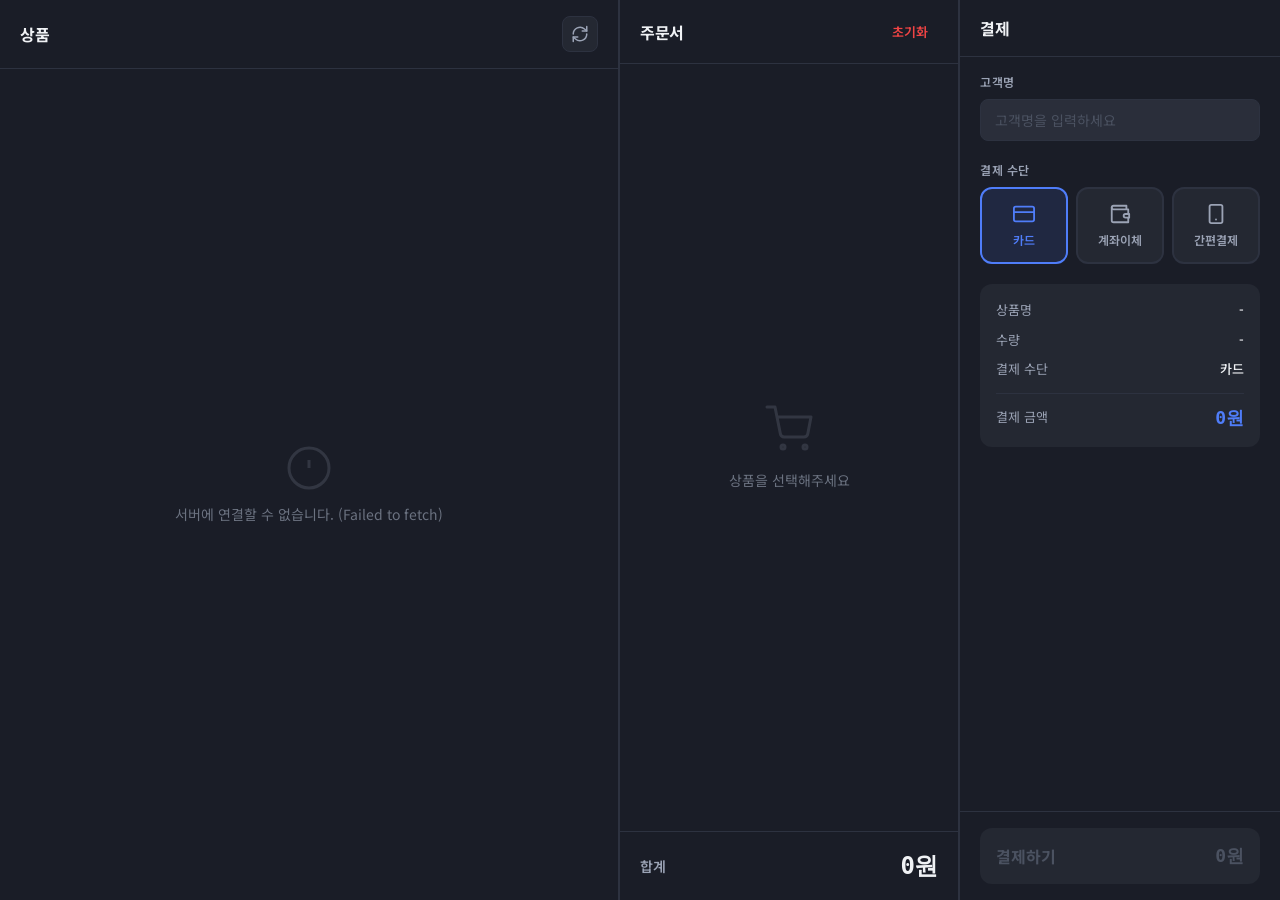
<file: frontend-pos/index.html>
<!DOCTYPE html>
<html lang="ko">
<head>
  <meta charset="UTF-8">
  <meta name="viewport" content="width=device-width, initial-scale=1.0">
  <title>POS 결제 단말기</title>
  <link rel="preconnect" href="https://fonts.googleapis.com">
  <link rel="preconnect" href="https://fonts.gstatic.com" crossorigin>
  <link href="https://fonts.googleapis.com/css2?family=Noto+Sans+KR:wght@400;500;600;700;800&display=swap" rel="stylesheet">
  <link rel="stylesheet" href="style.css">
</head>
<body>

  <!-- 토스트 알림 컨테이너 -->
  <div id="toast-container" class="toast-container" aria-live="polite"></div>

  <!-- 확인 모달 -->
  <div id="modal-overlay" class="modal-overlay hidden" role="dialog" aria-modal="true">
    <div class="modal">
      <h3 id="modal-title">확인</h3>
      <p id="modal-message">정말 실행하시겠습니까?</p>
      <div class="modal-actions">
        <button class="modal-btn modal-btn-cancel" type="button">취소</button>
        <button class="modal-btn modal-btn-confirm" type="button">확인</button>
      </div>
    </div>
  </div>

  <!-- 영수증 오버레이 -->
  <div id="receipt-overlay" class="receipt-overlay hidden">
    <div class="receipt" id="receipt-content">
      <!-- 동적 렌더링 -->
    </div>
  </div>

  <!-- 메인 레이아웃 -->
  <div class="pos-layout">

    <!-- ============================================
         왼쪽 패널: 상품 목록
         ============================================ -->
    <section class="panel panel-products" aria-label="상품 목록">
      <div class="panel-header">
        <h1 class="panel-title">상품</h1>
        <button class="btn-icon" id="btn-refresh-products" type="button" title="상품 목록 새로고침" aria-label="새로고침">
          <svg width="18" height="18" viewBox="0 0 24 24" fill="none" stroke="currentColor" stroke-width="2" stroke-linecap="round" stroke-linejoin="round">
            <path d="M21 2v6h-6"/><path d="M3 12a9 9 0 0 1 15-6.7L21 8"/>
            <path d="M3 22v-6h6"/><path d="M21 12a9 9 0 0 1-15 6.7L3 16"/>
          </svg>
        </button>
      </div>
      <div class="products-grid" id="products-grid">
        <!-- 동적 렌더링 -->
      </div>
    </section>

    <!-- ============================================
         중앙 패널: 장바구니 / 주문서
         ============================================ -->
    <section class="panel panel-cart" aria-label="주문서">
      <div class="panel-header">
        <h1 class="panel-title">주문서</h1>
        <button class="btn-text-danger" id="btn-clear-cart" type="button">초기화</button>
      </div>

      <!-- 선택된 상품 -->
      <div class="cart-body" id="cart-body">
        <div class="cart-empty" id="cart-empty">
          <div class="cart-empty-icon">
            <svg width="48" height="48" viewBox="0 0 24 24" fill="none" stroke="currentColor" stroke-width="1.5" stroke-linecap="round" stroke-linejoin="round">
              <circle cx="9" cy="21" r="1"/><circle cx="20" cy="21" r="1"/>
              <path d="M1 1h4l2.68 13.39a2 2 0 0 0 2 1.61h9.72a2 2 0 0 0 2-1.61L23 6H6"/>
            </svg>
          </div>
          <p>상품을 선택해주세요</p>
        </div>

        <!-- 선택된 상품 카드 (동적) -->
        <div class="cart-item-wrapper hidden" id="cart-item-wrapper">
          <div class="cart-item" id="cart-item">
            <div class="cart-item-info">
              <span class="cart-item-name" id="cart-item-name"></span>
              <span class="cart-item-price" id="cart-item-unit-price"></span>
            </div>
            <div class="cart-item-qty">
              <button class="qty-btn" id="btn-qty-minus" type="button" aria-label="수량 감소">-</button>
              <span class="qty-value" id="cart-item-qty">1</span>
              <button class="qty-btn" id="btn-qty-plus" type="button" aria-label="수량 증가">+</button>
            </div>
            <div class="cart-item-subtotal" id="cart-item-subtotal"></div>
          </div>
        </div>
      </div>

      <!-- 합계 -->
      <div class="cart-footer">
        <div class="cart-total-row">
          <span class="cart-total-label">합계</span>
          <span class="cart-total-amount" id="cart-total-amount">0원</span>
        </div>
      </div>
    </section>

    <!-- ============================================
         오른쪽 패널: 결제
         ============================================ -->
    <section class="panel panel-payment" aria-label="결제">
      <div class="panel-header">
        <h1 class="panel-title">결제</h1>
      </div>

      <div class="payment-body">
        <!-- 고객명 입력 -->
        <div class="form-group">
          <label class="form-label" for="customer-name">고객명</label>
          <input class="form-input" type="text" id="customer-name"
                 placeholder="고객명을 입력하세요" autocomplete="off">
        </div>

        <!-- 결제 수단 선택 -->
        <div class="form-group">
          <label class="form-label">결제 수단</label>
          <div class="payment-methods" id="payment-methods" role="radiogroup" aria-label="결제 수단 선택">
            <button class="method-btn active" data-method="CARD" type="button" role="radio" aria-checked="true">
              <svg width="22" height="22" viewBox="0 0 24 24" fill="none" stroke="currentColor" stroke-width="2" stroke-linecap="round" stroke-linejoin="round">
                <rect x="1" y="4" width="22" height="16" rx="2" ry="2"/><line x1="1" y1="10" x2="23" y2="10"/>
              </svg>
              <span>카드</span>
            </button>
            <button class="method-btn" data-method="TRANSFER" type="button" role="radio" aria-checked="false">
              <svg width="22" height="22" viewBox="0 0 24 24" fill="none" stroke="currentColor" stroke-width="2" stroke-linecap="round" stroke-linejoin="round">
                <path d="M21 12V7H5a2 2 0 0 1 0-4h14v4"/><path d="M3 5v14a2 2 0 0 0 2 2h16v-5"/><path d="M18 12a2 2 0 0 0 0 4h4v-4Z"/>
              </svg>
              <span>계좌이체</span>
            </button>
            <button class="method-btn" data-method="EASY_PAY" type="button" role="radio" aria-checked="false">
              <svg width="22" height="22" viewBox="0 0 24 24" fill="none" stroke="currentColor" stroke-width="2" stroke-linecap="round" stroke-linejoin="round">
                <rect x="5" y="2" width="14" height="20" rx="2" ry="2"/><line x1="12" y1="18" x2="12.01" y2="18"/>
              </svg>
              <span>간편결제</span>
            </button>
          </div>
        </div>

        <!-- 결제 정보 요약 -->
        <div class="payment-summary" id="payment-summary">
          <div class="summary-row">
            <span>상품명</span>
            <span id="summary-product">-</span>
          </div>
          <div class="summary-row">
            <span>수량</span>
            <span id="summary-qty">-</span>
          </div>
          <div class="summary-row">
            <span>결제 수단</span>
            <span id="summary-method">카드</span>
          </div>
          <div class="summary-row summary-row-total">
            <span>결제 금액</span>
            <span id="summary-total">0원</span>
          </div>
        </div>
      </div>

      <!-- 결제 버튼 -->
      <div class="payment-footer">
        <button class="btn-pay" id="btn-pay" type="button" disabled>
          <span class="btn-pay-text">결제하기</span>
          <span class="btn-pay-amount" id="btn-pay-amount">0원</span>
        </button>
      </div>
    </section>

  </div>

  <script src="app.js"></script>
</body>
</html>
</file>
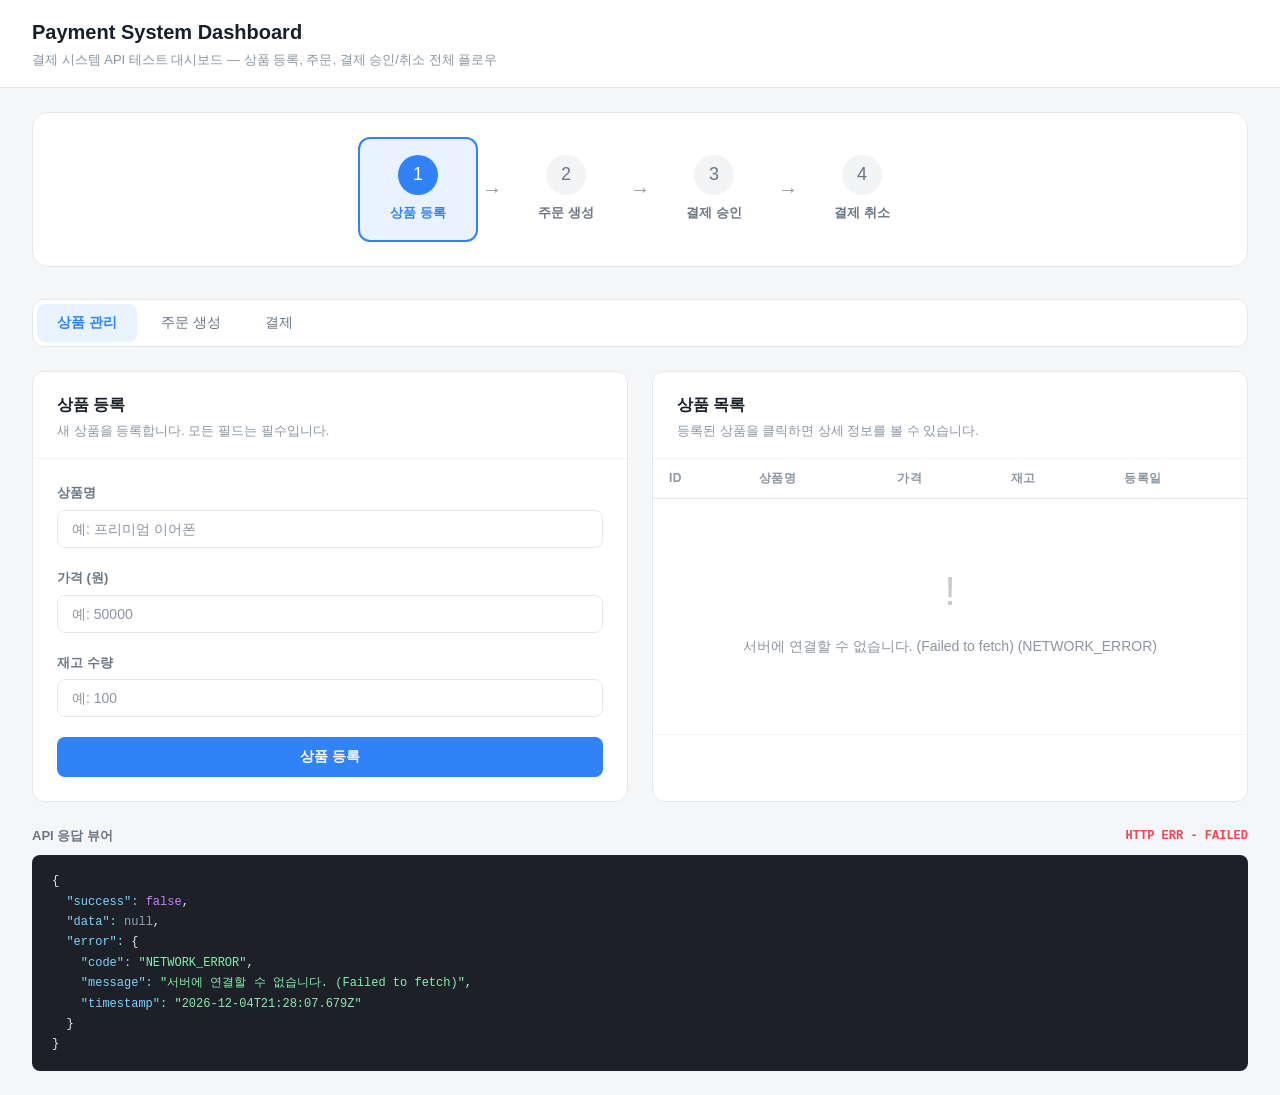
<file: frontend/index.html>
<!DOCTYPE html>
<html lang="ko">
<head>
  <meta charset="UTF-8">
  <meta name="viewport" content="width=device-width, initial-scale=1.0">
  <title>결제 시스템 대시보드</title>
  <link rel="stylesheet" href="style.css">
</head>
<body>

  <!-- 토스트 알림 컨테이너 -->
  <div id="toast-container" class="toast-container"></div>

  <!-- 확인 모달 -->
  <div id="modal-overlay" class="modal-overlay hidden">
    <div class="modal">
      <h3>확인</h3>
      <p>정말 실행하시겠습니까?</p>
      <div class="modal-actions">
        <button class="btn btn-secondary">취소</button>
        <button class="btn btn-danger">확인</button>
      </div>
    </div>
  </div>

  <!-- 헤더 -->
  <header class="app-header">
    <h1>Payment System Dashboard</h1>
    <p>결제 시스템 API 테스트 대시보드 &mdash; 상품 등록, 주문, 결제 승인/취소 전체 플로우</p>
  </header>

  <div class="app-container">

    <!-- ========================================
         플로우 시각화
         ======================================== -->
    <section class="flow-section">
      <div class="flow-steps">
        <div class="flow-step active" data-tab="products">
          <div class="flow-step-icon">1</div>
          <div class="flow-step-label">상품 등록</div>
        </div>
        <div class="flow-arrow">&rarr;</div>
        <div class="flow-step" data-tab="orders">
          <div class="flow-step-icon">2</div>
          <div class="flow-step-label">주문 생성</div>
        </div>
        <div class="flow-arrow">&rarr;</div>
        <div class="flow-step" data-tab="payments">
          <div class="flow-step-icon">3</div>
          <div class="flow-step-label">결제 승인</div>
        </div>
        <div class="flow-arrow">&rarr;</div>
        <div class="flow-step" data-tab="payments">
          <div class="flow-step-icon">4</div>
          <div class="flow-step-label">결제 취소</div>
        </div>
      </div>
    </section>

    <!-- ========================================
         탭 네비게이션
         ======================================== -->
    <nav class="tab-nav">
      <button class="tab-btn active" data-tab="products">상품 관리</button>
      <button class="tab-btn" data-tab="orders">주문 생성</button>
      <button class="tab-btn" data-tab="payments">결제</button>
    </nav>

    <!-- ========================================
         탭 1: 상품 관리
         ======================================== -->
    <div id="tab-products" class="tab-content active">
      <div class="split-layout">

        <!-- 상품 등록 폼 -->
        <div class="card">
          <div class="card-header">
            <h2>상품 등록</h2>
            <p>새 상품을 등록합니다. 모든 필드는 필수입니다.</p>
          </div>
          <div class="card-body">
            <form id="product-form">
              <div class="form-group">
                <label class="form-label" for="product-name">상품명</label>
                <input class="form-input" type="text" id="product-name"
                       placeholder="예: 프리미엄 이어폰" required>
              </div>
              <div class="form-group">
                <label class="form-label" for="product-price">가격 (원)</label>
                <input class="form-input" type="number" id="product-price"
                       placeholder="예: 50000" min="1" step="1" required>
              </div>
              <div class="form-group">
                <label class="form-label" for="product-stock">재고 수량</label>
                <input class="form-input" type="number" id="product-stock"
                       placeholder="예: 100" min="1" step="1" required>
              </div>
              <button class="btn btn-primary btn-block" type="submit">상품 등록</button>
            </form>
          </div>
        </div>

        <!-- 상품 목록 -->
        <div class="card">
          <div class="card-header">
            <h2>상품 목록</h2>
            <p>등록된 상품을 클릭하면 상세 정보를 볼 수 있습니다.</p>
          </div>
          <div class="table-wrapper">
            <table class="data-table">
              <thead>
                <tr>
                  <th>ID</th>
                  <th>상품명</th>
                  <th>가격</th>
                  <th>재고</th>
                  <th>등록일</th>
                </tr>
              </thead>
              <tbody id="products-tbody">
                <!-- 동적 렌더링 -->
              </tbody>
            </table>
          </div>
        </div>
      </div>

      <!-- 상품 상세 -->
      <div id="product-detail" class="card mt-24" style="display:none">
        <!-- 동적 렌더링 -->
      </div>
    </div>

    <!-- ========================================
         탭 2: 주문 생성
         ======================================== -->
    <div id="tab-orders" class="tab-content">
      <div class="split-layout">

        <!-- 상품 선택 -->
        <div class="card">
          <div class="card-header">
            <h2>상품 선택</h2>
            <p>주문할 상품을 선택하세요.</p>
          </div>
          <div class="table-wrapper">
            <table class="data-table">
              <thead>
                <tr>
                  <th>상품명</th>
                  <th>가격</th>
                  <th>재고</th>
                  <th></th>
                </tr>
              </thead>
              <tbody id="order-products-tbody">
                <!-- 동적 렌더링 -->
              </tbody>
            </table>
          </div>
        </div>

        <!-- 주문 폼 -->
        <div>
          <div class="card">
            <div class="card-header">
              <h2>주문 정보 입력</h2>
              <p>상품 선택 후 수량과 고객명을 입력하세요.</p>
            </div>
            <div class="card-body">
              <form id="order-form">
                <div class="form-group">
                  <label class="form-label">선택된 상품</label>
                  <input class="form-input" type="text" id="order-selected-product"
                         readonly placeholder="좌측에서 상품을 선택하세요">
                  <input type="hidden" id="order-product-id">
                </div>
                <div class="form-group">
                  <label class="form-label" for="order-quantity">수량</label>
                  <input class="form-input" type="number" id="order-quantity"
                         min="1" value="1" required>
                </div>
                <div class="form-group">
                  <label class="form-label" for="order-customer">고객명</label>
                  <input class="form-input" type="text" id="order-customer"
                         placeholder="예: 홍길동" required>
                </div>
                <div class="form-group">
                  <label class="form-label">예상 결제 금액</label>
                  <div id="order-total-display" style="font-size:24px;font-weight:700;color:var(--color-primary)">
                    &#8361;0
                  </div>
                </div>
                <button class="btn btn-primary btn-block" type="submit">주문 생성</button>
              </form>
            </div>
          </div>

          <!-- 주문 조회 -->
          <div class="card mt-24">
            <div class="card-header">
              <h2>주문 조회</h2>
              <p>주문 ID로 기존 주문을 조회합니다.</p>
            </div>
            <div class="card-body">
              <div class="form-group">
                <label class="form-label" for="lookup-order-id">주문 ID</label>
                <input class="form-input mono" type="text" id="lookup-order-id"
                       placeholder="UUID 형식의 주문 ID">
              </div>
              <button class="btn btn-secondary btn-block" type="button" id="btn-lookup-order">
                조회
              </button>
            </div>
          </div>
        </div>
      </div>

      <!-- 주문 결과 -->
      <div id="order-result" class="card mt-24" style="display:none">
        <!-- 동적 렌더링 -->
      </div>
    </div>

    <!-- ========================================
         탭 3: 결제
         ======================================== -->
    <div id="tab-payments" class="tab-content">
      <div class="split-layout">

        <!-- 결제 승인 -->
        <div class="card">
          <div class="card-header">
            <h2>결제 승인</h2>
            <p>주문에 대한 결제를 승인합니다. 멱등성 키로 중복 요청을 방지합니다.</p>
          </div>
          <div class="card-body">
            <form id="payment-form">
              <div class="form-group">
                <label class="form-label" for="payment-order-id">주문 ID (orderId)</label>
                <input class="form-input mono" type="text" id="payment-order-id"
                       placeholder="UUID 형식의 주문 ID" required>
              </div>
              <div class="form-group">
                <label class="form-label" for="payment-amount">결제 금액 (원)</label>
                <input class="form-input" type="number" id="payment-amount"
                       placeholder="주문 금액과 일치해야 합니다" min="1" step="1" required>
                <div class="form-hint">주문 금액과 불일치 시 PAYMENT_AMOUNT_MISMATCH 에러가 발생합니다.</div>
              </div>
              <div class="form-group">
                <label class="form-label" for="payment-method">결제 수단</label>
                <select class="form-select" id="payment-method" required>
                  <option value="CARD">카드 결제</option>
                  <option value="VIRTUAL_ACCOUNT">가상계좌</option>
                  <option value="EASY_PAY">간편결제</option>
                  <option value="TRANSFER">계좌이체</option>
                </select>
              </div>
              <div class="form-group">
                <label class="form-label" for="payment-idempotency-key">멱등성 키 (idempotencyKey)</label>
                <div style="display:flex;gap:8px">
                  <input class="form-input mono" type="text" id="payment-idempotency-key"
                         readonly style="flex:1">
                  <button class="btn btn-secondary btn-sm" type="button" id="btn-regen-key"
                          title="새 키 생성">&#x21bb;</button>
                </div>
                <div class="form-hint">같은 키로 재요청하면 서버가 기존 결과를 반환합니다 (멱등성 보장).</div>
              </div>
              <button class="btn btn-primary btn-block" type="submit">결제 승인</button>
            </form>
          </div>
        </div>

        <!-- 결제 취소 -->
        <div class="card">
          <div class="card-header">
            <h2>결제 취소</h2>
            <p>결제 키로 결제를 취소합니다. 재고가 복원됩니다.</p>
          </div>
          <div class="card-body">
            <form id="cancel-form">
              <div class="form-group">
                <label class="form-label" for="cancel-payment-key">결제 키 (paymentKey)</label>
                <input class="form-input mono" type="text" id="cancel-payment-key"
                       placeholder="결제 승인 시 발급된 paymentKey" required>
              </div>
              <div class="form-group">
                <label class="form-label" for="cancel-reason">취소 사유</label>
                <input class="form-input" type="text" id="cancel-reason"
                       placeholder="예: 고객 변심, 상품 불량" required>
              </div>
              <button class="btn btn-danger btn-block" type="submit">결제 취소</button>
            </form>
          </div>
        </div>
      </div>

      <!-- 결제 결과 -->
      <div id="payment-result" class="card mt-24" style="display:none">
        <!-- 동적 렌더링 -->
      </div>
    </div>

    <!-- ========================================
         응답 뷰어 (공통)
         ======================================== -->
    <div id="response-viewer" class="response-viewer mt-24">
      <div class="response-viewer-header">
        <h3>API 응답 뷰어</h3>
        <span class="response-status">대기 중</span>
      </div>
      <div class="response-body">// API를 호출하면 여기에 응답이 표시됩니다.</div>
    </div>

  </div>

  <script src="app.js"></script>
</body>
</html>
</file>
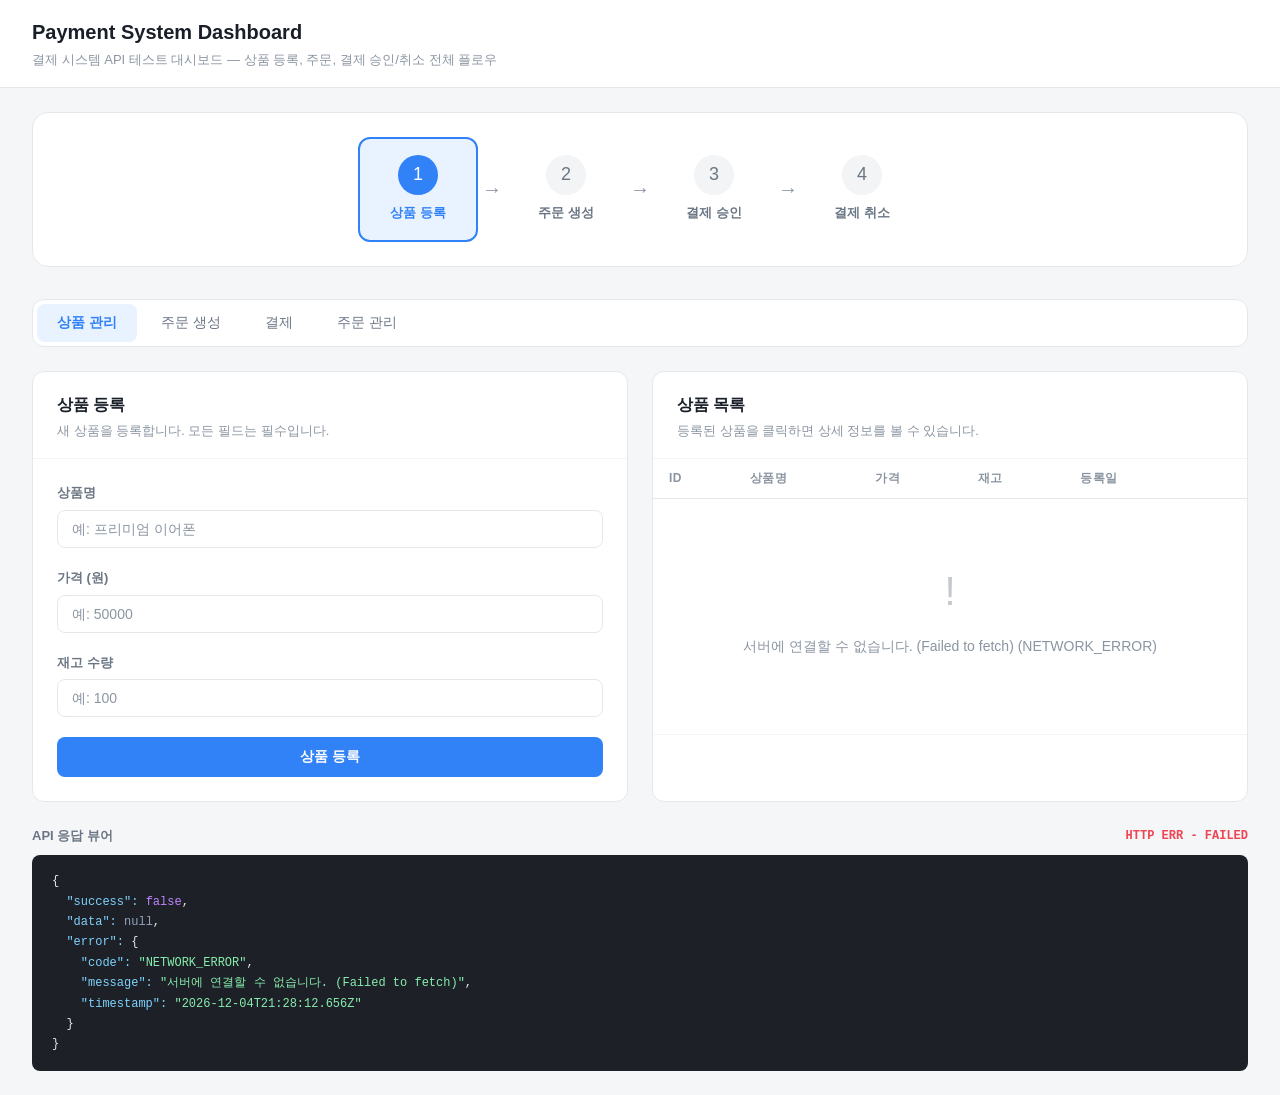
<file: src/main/resources/static/dashboard/index.html>
<!DOCTYPE html>
<html lang="ko">
<head>
  <meta charset="UTF-8">
  <meta name="viewport" content="width=device-width, initial-scale=1.0">
  <title>결제 시스템 대시보드</title>
  <link rel="stylesheet" href="style.css">
</head>
<body>

  <!-- 토스트 알림 컨테이너 -->
  <div id="toast-container" class="toast-container"></div>

  <!-- 확인 모달 -->
  <div id="modal-overlay" class="modal-overlay hidden">
    <div class="modal">
      <h3>확인</h3>
      <p>정말 실행하시겠습니까?</p>
      <div class="modal-actions">
        <button class="btn btn-secondary">취소</button>
        <button class="btn btn-danger">확인</button>
      </div>
    </div>
  </div>

  <!-- 헤더 -->
  <header class="app-header">
    <h1>Payment System Dashboard</h1>
    <p>결제 시스템 API 테스트 대시보드 &mdash; 상품 등록, 주문, 결제 승인/취소 전체 플로우</p>
  </header>

  <div class="app-container">

    <!-- ========================================
         플로우 시각화
         ======================================== -->
    <section class="flow-section">
      <div class="flow-steps">
        <div class="flow-step active" data-tab="products">
          <div class="flow-step-icon">1</div>
          <div class="flow-step-label">상품 등록</div>
        </div>
        <div class="flow-arrow">&rarr;</div>
        <div class="flow-step" data-tab="orders">
          <div class="flow-step-icon">2</div>
          <div class="flow-step-label">주문 생성</div>
        </div>
        <div class="flow-arrow">&rarr;</div>
        <div class="flow-step" data-tab="payments">
          <div class="flow-step-icon">3</div>
          <div class="flow-step-label">결제 승인</div>
        </div>
        <div class="flow-arrow">&rarr;</div>
        <div class="flow-step" data-tab="payments">
          <div class="flow-step-icon">4</div>
          <div class="flow-step-label">결제 취소</div>
        </div>
      </div>
    </section>

    <!-- ========================================
         탭 네비게이션
         ======================================== -->
    <nav class="tab-nav">
      <button class="tab-btn active" data-tab="products">상품 관리</button>
      <button class="tab-btn" data-tab="orders">주문 생성</button>
      <button class="tab-btn" data-tab="payments">결제</button>
      <button class="tab-btn" data-tab="order-history">주문 관리</button>
    </nav>

    <!-- ========================================
         탭 1: 상품 관리
         ======================================== -->
    <div id="tab-products" class="tab-content active">
      <div class="split-layout">

        <!-- 상품 등록 폼 -->
        <div class="card">
          <div class="card-header">
            <h2>상품 등록</h2>
            <p>새 상품을 등록합니다. 모든 필드는 필수입니다.</p>
          </div>
          <div class="card-body">
            <form id="product-form">
              <div class="form-group">
                <label class="form-label" for="product-name">상품명</label>
                <input class="form-input" type="text" id="product-name"
                       placeholder="예: 프리미엄 이어폰" required>
              </div>
              <div class="form-group">
                <label class="form-label" for="product-price">가격 (원)</label>
                <input class="form-input" type="number" id="product-price"
                       placeholder="예: 50000" min="1" step="1" required>
              </div>
              <div class="form-group">
                <label class="form-label" for="product-stock">재고 수량</label>
                <input class="form-input" type="number" id="product-stock"
                       placeholder="예: 100" min="1" step="1" required>
              </div>
              <button class="btn btn-primary btn-block" type="submit">상품 등록</button>
            </form>
          </div>
        </div>

        <!-- 상품 목록 -->
        <div class="card">
          <div class="card-header">
            <h2>상품 목록</h2>
            <p>등록된 상품을 클릭하면 상세 정보를 볼 수 있습니다.</p>
          </div>
          <div class="table-wrapper">
            <table class="data-table">
              <thead>
                <tr>
                  <th>ID</th>
                  <th>상품명</th>
                  <th>가격</th>
                  <th>재고</th>
                  <th>등록일</th>
                  <th></th>
                </tr>
              </thead>
              <tbody id="products-tbody">
                <!-- 동적 렌더링 -->
              </tbody>
            </table>
          </div>
        </div>
      </div>

      <!-- 상품 상세 -->
      <div id="product-detail" class="card mt-24" style="display:none">
        <!-- 동적 렌더링 -->
      </div>
    </div>

    <!-- ========================================
         탭 2: 주문 생성
         ======================================== -->
    <div id="tab-orders" class="tab-content">
      <div class="split-layout">

        <!-- 상품 선택 -->
        <div class="card">
          <div class="card-header">
            <h2>상품 선택</h2>
            <p>주문할 상품을 선택하세요.</p>
          </div>
          <div class="table-wrapper">
            <table class="data-table">
              <thead>
                <tr>
                  <th>상품명</th>
                  <th>가격</th>
                  <th>재고</th>
                  <th></th>
                </tr>
              </thead>
              <tbody id="order-products-tbody">
                <!-- 동적 렌더링 -->
              </tbody>
            </table>
          </div>
        </div>

        <!-- 주문 폼 -->
        <div>
          <div class="card">
            <div class="card-header">
              <h2>주문 정보 입력</h2>
              <p>상품 선택 후 수량과 고객명을 입력하세요.</p>
            </div>
            <div class="card-body">
              <form id="order-form">
                <div class="form-group">
                  <label class="form-label">선택된 상품</label>
                  <input class="form-input" type="text" id="order-selected-product"
                         readonly placeholder="좌측에서 상품을 선택하세요">
                  <input type="hidden" id="order-product-id">
                </div>
                <div class="form-group">
                  <label class="form-label" for="order-quantity">수량</label>
                  <input class="form-input" type="number" id="order-quantity"
                         min="1" value="1" required>
                </div>
                <div class="form-group">
                  <label class="form-label" for="order-customer">고객명</label>
                  <input class="form-input" type="text" id="order-customer"
                         placeholder="예: 홍길동" required>
                </div>
                <div class="form-group">
                  <label class="form-label">예상 결제 금액</label>
                  <div id="order-total-display" style="font-size:24px;font-weight:700;color:var(--color-primary)">
                    &#8361;0
                  </div>
                </div>
                <button class="btn btn-primary btn-block" type="submit">주문 생성</button>
              </form>
            </div>
          </div>

          <!-- 주문 조회 -->
          <div class="card mt-24">
            <div class="card-header">
              <h2>주문 조회</h2>
              <p>주문 ID로 기존 주문을 조회합니다.</p>
            </div>
            <div class="card-body">
              <div class="form-group">
                <label class="form-label" for="lookup-order-id">주문 ID</label>
                <input class="form-input mono" type="text" id="lookup-order-id"
                       placeholder="UUID 형식의 주문 ID (orderId)">
              </div>
              <button class="btn btn-secondary btn-block" type="button" id="btn-lookup-order">
                조회
              </button>
            </div>
          </div>
        </div>
      </div>

      <!-- 주문 결과 -->
      <div id="order-result" class="card mt-24" style="display:none">
        <!-- 동적 렌더링 -->
      </div>
    </div>

    <!-- ========================================
         탭 3: 결제
         ======================================== -->
    <div id="tab-payments" class="tab-content">
      <div class="split-layout">

        <!-- 결제 승인 -->
        <div class="card">
          <div class="card-header">
            <h2>결제 승인</h2>
            <p>주문에 대한 결제를 승인합니다. 멱등성 키로 중복 요청을 방지합니다.</p>
          </div>
          <div class="card-body">
            <form id="payment-form">
              <div class="form-group">
                <label class="form-label" for="payment-order-id">주문 ID (orderId)</label>
                <input class="form-input mono" type="text" id="payment-order-id"
                       placeholder="UUID 형식의 주문 ID" required>
              </div>
              <div class="form-group">
                <label class="form-label" for="payment-amount">결제 금액 (원)</label>
                <input class="form-input" type="number" id="payment-amount"
                       placeholder="주문 금액과 일치해야 합니다" min="1" step="1" required>
                <div class="form-hint">주문 금액과 불일치 시 PAYMENT_AMOUNT_MISMATCH 에러가 발생합니다.</div>
              </div>
              <div class="form-group">
                <label class="form-label" for="payment-method">결제 수단</label>
                <select class="form-select" id="payment-method" required>
                  <option value="CARD">카드 결제</option>
                  <option value="VIRTUAL_ACCOUNT">가상계좌</option>
                  <option value="EASY_PAY">간편결제</option>
                  <option value="TRANSFER">계좌이체</option>
                </select>
              </div>
              <div class="form-group">
                <label class="form-label" for="payment-idempotency-key">멱등성 키 (idempotencyKey)</label>
                <div style="display:flex;gap:8px">
                  <input class="form-input mono" type="text" id="payment-idempotency-key"
                         readonly style="flex:1">
                  <button class="btn btn-secondary btn-sm" type="button" id="btn-regen-key"
                          title="새 키 생성">&#x21bb;</button>
                </div>
                <div class="form-hint">같은 키로 재요청하면 서버가 기존 결과를 반환합니다 (멱등성 보장).</div>
              </div>
              <button class="btn btn-primary btn-block" type="submit">결제 승인</button>
            </form>
          </div>
        </div>

        <!-- 결제 취소 -->
        <div class="card">
          <div class="card-header">
            <h2>결제 취소</h2>
            <p>결제 키로 결제를 취소합니다. 재고가 복원됩니다.</p>
          </div>
          <div class="card-body">
            <form id="cancel-form">
              <div class="form-group">
                <label class="form-label" for="cancel-payment-key">결제 키 (paymentKey)</label>
                <input class="form-input mono" type="text" id="cancel-payment-key"
                       placeholder="결제 승인 시 발급된 paymentKey" required>
              </div>
              <div class="form-group">
                <label class="form-label" for="cancel-reason">취소 사유</label>
                <input class="form-input" type="text" id="cancel-reason"
                       placeholder="예: 고객 변심, 상품 불량" required>
              </div>
              <button class="btn btn-danger btn-block" type="submit">결제 취소</button>
            </form>
          </div>
        </div>
      </div>

      <!-- 결제 결과 -->
      <div id="payment-result" class="card mt-24" style="display:none">
        <!-- 동적 렌더링 -->
      </div>
    </div>

    <!-- ========================================
         탭 4: 주문 관리
         ======================================== -->
    <div id="tab-order-history" class="tab-content">
      <div class="card">
        <div class="card-header" style="display:flex;justify-content:space-between;align-items:center">
          <div>
            <h2>주문 내역</h2>
            <p>전체 주문을 조회하고 결제/취소할 수 있습니다.</p>
          </div>
          <div style="display:flex;gap:8px">
            <select class="form-select" id="order-status-filter" style="width:auto">
              <option value="ALL">전체</option>
              <option value="CREATED">주문 생성</option>
              <option value="PAID">결제 완료</option>
              <option value="CANCELLED">취소됨</option>
            </select>
            <button class="btn btn-secondary btn-sm" type="button" id="btn-refresh-orders">새로고침</button>
          </div>
        </div>
        <div class="table-wrapper">
          <table class="data-table">
            <thead>
              <tr>
                <th>주문번호</th>
                <th>상품명</th>
                <th>수량</th>
                <th>총 금액</th>
                <th>상태</th>
                <th>주문일</th>
                <th></th>
              </tr>
            </thead>
            <tbody id="order-history-tbody">
              <!-- 동적 렌더링 -->
            </tbody>
          </table>
        </div>
      </div>
    </div>

    <!-- ========================================
         응답 뷰어 (공통)
         ======================================== -->
    <div id="response-viewer" class="response-viewer mt-24">
      <div class="response-viewer-header">
        <h3>API 응답 뷰어</h3>
        <span class="response-status">대기 중</span>
      </div>
      <div class="response-body">// API를 호출하면 여기에 응답이 표시됩니다.</div>
    </div>

  </div>

  <script src="app.js"></script>
</body>
</html>
</file>
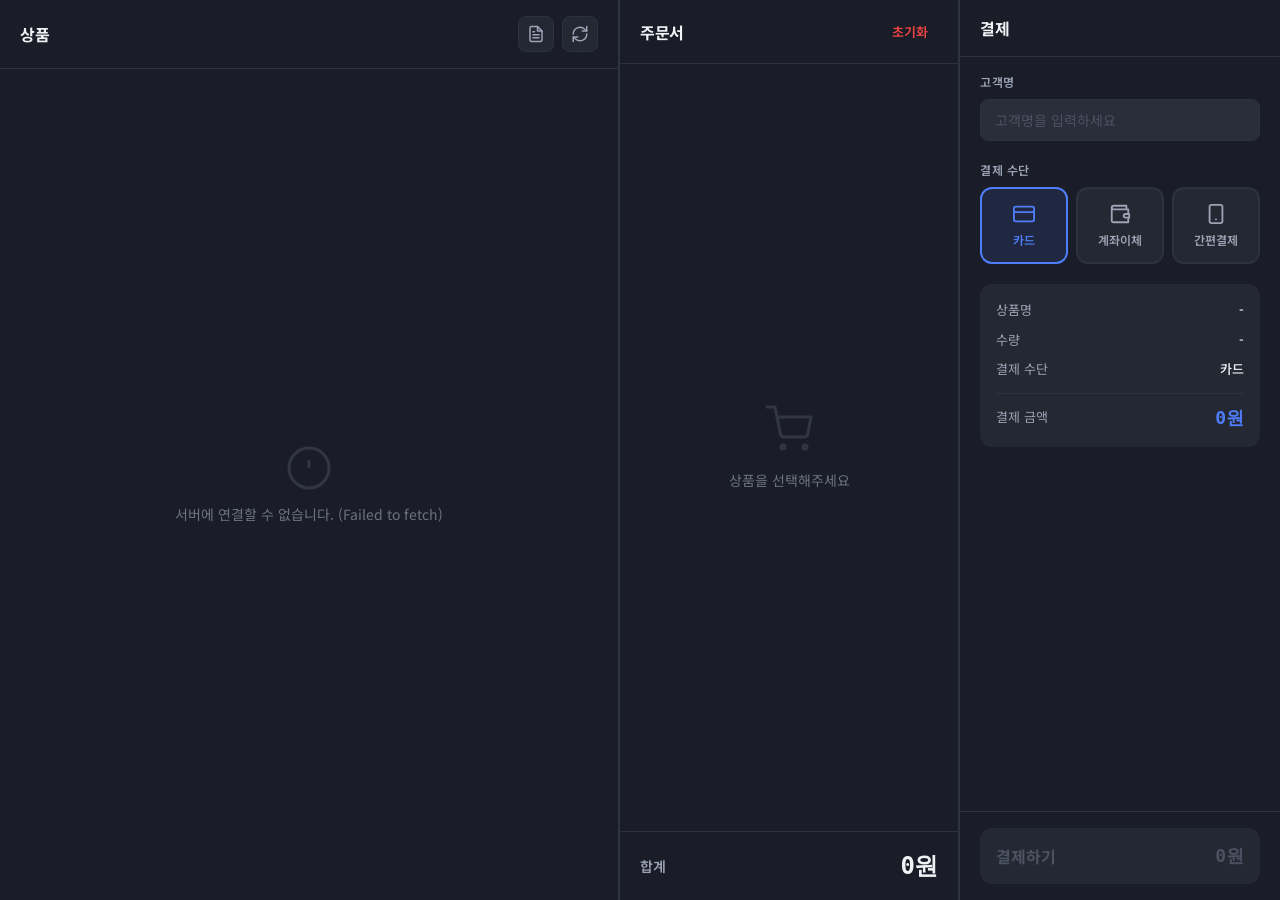
<file: src/main/resources/static/pos/index.html>
<!DOCTYPE html>
<html lang="ko">
<head>
  <meta charset="UTF-8">
  <meta name="viewport" content="width=device-width, initial-scale=1.0">
  <title>POS 결제 단말기</title>
  <link rel="preconnect" href="https://fonts.googleapis.com">
  <link rel="preconnect" href="https://fonts.gstatic.com" crossorigin>
  <link href="https://fonts.googleapis.com/css2?family=Noto+Sans+KR:wght@400;500;600;700;800&display=swap" rel="stylesheet">
  <link rel="stylesheet" href="style.css">
</head>
<body>

  <!-- 토스트 알림 컨테이너 -->
  <div id="toast-container" class="toast-container" aria-live="polite"></div>

  <!-- 확인 모달 -->
  <div id="modal-overlay" class="modal-overlay hidden" role="dialog" aria-modal="true">
    <div class="modal">
      <h3 id="modal-title">확인</h3>
      <p id="modal-message">정말 실행하시겠습니까?</p>
      <div class="modal-actions">
        <button class="modal-btn modal-btn-cancel" type="button">취소</button>
        <button class="modal-btn modal-btn-confirm" type="button">확인</button>
      </div>
    </div>
  </div>

  <!-- 영수증 오버레이 -->
  <div id="receipt-overlay" class="receipt-overlay hidden">
    <div class="receipt" id="receipt-content">
      <!-- 동적 렌더링 -->
    </div>
  </div>

  <!-- 주문 이력 사이드 패널 -->
  <div id="order-history-overlay" class="order-history-overlay hidden">
    <div class="order-history-panel">
      <div class="order-history-header">
        <h2>주문 이력</h2>
        <button class="btn-icon" id="btn-close-history" type="button" aria-label="닫기">
          <svg width="20" height="20" viewBox="0 0 24 24" fill="none" stroke="currentColor" stroke-width="2">
            <line x1="18" y1="6" x2="6" y2="18"/><line x1="6" y1="6" x2="18" y2="18"/>
          </svg>
        </button>
      </div>
      <div class="order-history-list" id="order-history-list">
        <!-- 동적 렌더링 -->
      </div>
    </div>
  </div>

  <!-- 메인 레이아웃 -->
  <div class="pos-layout">

    <!-- ============================================
         왼쪽 패널: 상품 목록
         ============================================ -->
    <section class="panel panel-products" aria-label="상품 목록">
      <div class="panel-header">
        <h1 class="panel-title">상품</h1>
        <div style="display:flex;gap:8px">
          <button class="btn-icon" id="btn-order-history" type="button" title="주문 이력" aria-label="주문 이력">
            <svg width="18" height="18" viewBox="0 0 24 24" fill="none" stroke="currentColor" stroke-width="2" stroke-linecap="round" stroke-linejoin="round">
              <path d="M14 2H6a2 2 0 0 0-2 2v16a2 2 0 0 0 2 2h12a2 2 0 0 0 2-2V8z"/>
              <polyline points="14 2 14 8 20 8"/><line x1="16" y1="13" x2="8" y2="13"/>
              <line x1="16" y1="17" x2="8" y2="17"/><polyline points="10 9 9 9 8 9"/>
            </svg>
          </button>
          <button class="btn-icon" id="btn-refresh-products" type="button" title="상품 목록 새로고침" aria-label="새로고침">
          <svg width="18" height="18" viewBox="0 0 24 24" fill="none" stroke="currentColor" stroke-width="2" stroke-linecap="round" stroke-linejoin="round">
            <path d="M21 2v6h-6"/><path d="M3 12a9 9 0 0 1 15-6.7L21 8"/>
            <path d="M3 22v-6h6"/><path d="M21 12a9 9 0 0 1-15 6.7L3 16"/>
          </svg>
        </button>
        </div>
      </div>
      <div class="products-grid" id="products-grid">
        <!-- 동적 렌더링 -->
      </div>
    </section>

    <!-- ============================================
         중앙 패널: 장바구니 / 주문서
         ============================================ -->
    <section class="panel panel-cart" aria-label="주문서">
      <div class="panel-header">
        <h1 class="panel-title">주문서</h1>
        <button class="btn-text-danger" id="btn-clear-cart" type="button">초기화</button>
      </div>

      <!-- 선택된 상품 -->
      <div class="cart-body" id="cart-body">
        <div class="cart-empty" id="cart-empty">
          <div class="cart-empty-icon">
            <svg width="48" height="48" viewBox="0 0 24 24" fill="none" stroke="currentColor" stroke-width="1.5" stroke-linecap="round" stroke-linejoin="round">
              <circle cx="9" cy="21" r="1"/><circle cx="20" cy="21" r="1"/>
              <path d="M1 1h4l2.68 13.39a2 2 0 0 0 2 1.61h9.72a2 2 0 0 0 2-1.61L23 6H6"/>
            </svg>
          </div>
          <p>상품을 선택해주세요</p>
        </div>

        <!-- 선택된 상품 카드 (동적) -->
        <div class="cart-item-wrapper hidden" id="cart-item-wrapper">
          <div class="cart-item" id="cart-item">
            <div class="cart-item-info">
              <span class="cart-item-name" id="cart-item-name"></span>
              <span class="cart-item-price" id="cart-item-unit-price"></span>
            </div>
            <div class="cart-item-qty">
              <button class="qty-btn" id="btn-qty-minus" type="button" aria-label="수량 감소">-</button>
              <span class="qty-value" id="cart-item-qty">1</span>
              <button class="qty-btn" id="btn-qty-plus" type="button" aria-label="수량 증가">+</button>
            </div>
            <div class="cart-item-subtotal" id="cart-item-subtotal"></div>
          </div>
        </div>
      </div>

      <!-- 합계 -->
      <div class="cart-footer">
        <div class="cart-total-row">
          <span class="cart-total-label">합계</span>
          <span class="cart-total-amount" id="cart-total-amount">0원</span>
        </div>
      </div>
    </section>

    <!-- ============================================
         오른쪽 패널: 결제
         ============================================ -->
    <section class="panel panel-payment" aria-label="결제">
      <div class="panel-header">
        <h1 class="panel-title">결제</h1>
      </div>

      <div class="payment-body">
        <!-- 고객명 입력 -->
        <div class="form-group">
          <label class="form-label" for="customer-name">고객명</label>
          <input class="form-input" type="text" id="customer-name"
                 placeholder="고객명을 입력하세요" autocomplete="off">
        </div>

        <!-- 결제 수단 선택 -->
        <div class="form-group">
          <label class="form-label">결제 수단</label>
          <div class="payment-methods" id="payment-methods" role="radiogroup" aria-label="결제 수단 선택">
            <button class="method-btn active" data-method="CARD" type="button" role="radio" aria-checked="true">
              <svg width="22" height="22" viewBox="0 0 24 24" fill="none" stroke="currentColor" stroke-width="2" stroke-linecap="round" stroke-linejoin="round">
                <rect x="1" y="4" width="22" height="16" rx="2" ry="2"/><line x1="1" y1="10" x2="23" y2="10"/>
              </svg>
              <span>카드</span>
            </button>
            <button class="method-btn" data-method="TRANSFER" type="button" role="radio" aria-checked="false">
              <svg width="22" height="22" viewBox="0 0 24 24" fill="none" stroke="currentColor" stroke-width="2" stroke-linecap="round" stroke-linejoin="round">
                <path d="M21 12V7H5a2 2 0 0 1 0-4h14v4"/><path d="M3 5v14a2 2 0 0 0 2 2h16v-5"/><path d="M18 12a2 2 0 0 0 0 4h4v-4Z"/>
              </svg>
              <span>계좌이체</span>
            </button>
            <button class="method-btn" data-method="EASY_PAY" type="button" role="radio" aria-checked="false">
              <svg width="22" height="22" viewBox="0 0 24 24" fill="none" stroke="currentColor" stroke-width="2" stroke-linecap="round" stroke-linejoin="round">
                <rect x="5" y="2" width="14" height="20" rx="2" ry="2"/><line x1="12" y1="18" x2="12.01" y2="18"/>
              </svg>
              <span>간편결제</span>
            </button>
          </div>
        </div>

        <!-- 결제 정보 요약 -->
        <div class="payment-summary" id="payment-summary">
          <div class="summary-row">
            <span>상품명</span>
            <span id="summary-product">-</span>
          </div>
          <div class="summary-row">
            <span>수량</span>
            <span id="summary-qty">-</span>
          </div>
          <div class="summary-row">
            <span>결제 수단</span>
            <span id="summary-method">카드</span>
          </div>
          <div class="summary-row summary-row-total">
            <span>결제 금액</span>
            <span id="summary-total">0원</span>
          </div>
        </div>
      </div>

      <!-- 결제 버튼 -->
      <div class="payment-footer">
        <button class="btn-pay" id="btn-pay" type="button" disabled>
          <span class="btn-pay-text">결제하기</span>
          <span class="btn-pay-amount" id="btn-pay-amount">0원</span>
        </button>
      </div>
    </section>

  </div>

  <script src="app.js"></script>
</body>
</html>
</file>
<file: frontend-pos/style.css>
/* ============================================
   POS 결제 단말기 — 스타일시트
   다크 테마, 3단 분할 레이아웃, 터치 친화적
   ============================================ */

/* --- Reset & Base --- */
*, *::before, *::after {
  box-sizing: border-box;
  margin: 0;
  padding: 0;
}

:root {
  /* 다크 테마 배경 */
  --bg-dark: #0f1117;
  --bg-panel: #1a1d27;
  --bg-card: #242832;
  --bg-card-hover: #2d3240;
  --bg-input: #2a2e3a;

  /* 텍스트 */
  --text-primary: #f0f2f5;
  --text-secondary: #9ba3b5;
  --text-tertiary: #6b7280;
  --text-muted: #4b5261;

  /* 보더 */
  --border-color: #2d3240;
  --border-light: #363c4d;

  /* 액센트 (인디고 블루) */
  --color-primary: #4f7df9;
  --color-primary-hover: #3d6ae8;
  --color-primary-bg: rgba(79, 125, 249, 0.12);
  --color-primary-glow: rgba(79, 125, 249, 0.25);

  /* 상태 색상 */
  --color-success: #22c55e;
  --color-success-bg: rgba(34, 197, 94, 0.12);
  --color-warning: #f59e0b;
  --color-warning-bg: rgba(245, 158, 11, 0.12);
  --color-danger: #ef4444;
  --color-danger-bg: rgba(239, 68, 68, 0.12);

  /* 타이포그래피 */
  --font-sans: 'Noto Sans KR', -apple-system, BlinkMacSystemFont, 'Segoe UI', sans-serif;
  --font-mono: 'SF Mono', 'Fira Code', 'Consolas', monospace;

  /* 그림자 */
  --shadow-sm: 0 1px 3px rgba(0, 0, 0, 0.3);
  --shadow-md: 0 4px 12px rgba(0, 0, 0, 0.4);
  --shadow-lg: 0 8px 24px rgba(0, 0, 0, 0.5);
  --shadow-glow: 0 0 20px var(--color-primary-glow);

  /* 라운딩 */
  --radius-sm: 8px;
  --radius-md: 12px;
  --radius-lg: 16px;
  --radius-xl: 20px;
}

html {
  font-size: 16px;
  -webkit-font-smoothing: antialiased;
  -moz-osx-font-smoothing: grayscale;
}

body {
  font-family: var(--font-sans);
  background: var(--bg-dark);
  color: var(--text-primary);
  line-height: 1.5;
  min-height: 100vh;
  overflow: hidden;
}

/* --- 3-Column POS Layout --- */
.pos-layout {
  display: grid;
  grid-template-columns: 1fr 340px 320px;
  height: 100vh;
  gap: 1px;
  background: var(--border-color);
}

/* --- Panel 공통 --- */
.panel {
  background: var(--bg-panel);
  display: flex;
  flex-direction: column;
  overflow: hidden;
}

.panel-header {
  display: flex;
  align-items: center;
  justify-content: space-between;
  padding: 16px 20px;
  border-bottom: 1px solid var(--border-color);
  flex-shrink: 0;
}

.panel-title {
  font-size: 16px;
  font-weight: 700;
  color: var(--text-primary);
  letter-spacing: -0.02em;
}

/* --- 아이콘 버튼 --- */
.btn-icon {
  width: 36px;
  height: 36px;
  display: flex;
  align-items: center;
  justify-content: center;
  background: var(--bg-card);
  border: 1px solid var(--border-color);
  border-radius: var(--radius-sm);
  color: var(--text-secondary);
  cursor: pointer;
  transition: all 0.15s ease;
}

.btn-icon:hover {
  background: var(--bg-card-hover);
  color: var(--text-primary);
}

.btn-icon:active {
  transform: scale(0.95);
}

.btn-text-danger {
  background: none;
  border: none;
  color: var(--color-danger);
  font-size: 13px;
  font-weight: 600;
  cursor: pointer;
  padding: 6px 10px;
  border-radius: var(--radius-sm);
  font-family: var(--font-sans);
  transition: background 0.15s ease;
}

.btn-text-danger:hover {
  background: var(--color-danger-bg);
}

/* ============================================
   왼쪽 패널: 상품 그리드
   ============================================ */
.panel-products {
  overflow-y: auto;
}

.products-grid {
  display: grid;
  grid-template-columns: repeat(auto-fill, minmax(150px, 1fr));
  gap: 12px;
  padding: 16px 20px;
  overflow-y: auto;
  flex: 1;
}

/* 상품 카드 */
.product-card {
  background: var(--bg-card);
  border: 2px solid transparent;
  border-radius: var(--radius-md);
  padding: 16px;
  cursor: pointer;
  transition: all 0.15s ease;
  display: flex;
  flex-direction: column;
  gap: 10px;
  user-select: none;
  position: relative;
}

.product-card:hover {
  background: var(--bg-card-hover);
  border-color: var(--border-light);
  transform: translateY(-1px);
}

.product-card:active {
  transform: translateY(0) scale(0.98);
}

.product-card.selected {
  border-color: var(--color-primary);
  background: var(--color-primary-bg);
  box-shadow: var(--shadow-glow);
}

.product-card.sold-out {
  opacity: 0.4;
  cursor: not-allowed;
  pointer-events: none;
}

.product-card-name {
  font-size: 14px;
  font-weight: 600;
  color: var(--text-primary);
  line-height: 1.3;
  word-break: keep-all;
}

.product-card-price {
  font-size: 18px;
  font-weight: 800;
  color: var(--text-primary);
  font-family: var(--font-mono);
  letter-spacing: -0.02em;
}

.product-card-stock {
  display: inline-flex;
  align-items: center;
  gap: 4px;
  font-size: 12px;
  font-weight: 500;
  color: var(--text-tertiary);
}

.stock-dot {
  width: 6px;
  height: 6px;
  border-radius: 50%;
  background: var(--color-success);
  flex-shrink: 0;
}

.stock-dot.low {
  background: var(--color-warning);
}

.stock-dot.out {
  background: var(--color-danger);
}

.sold-out-badge {
  position: absolute;
  top: 8px;
  right: 8px;
  background: var(--color-danger);
  color: white;
  font-size: 10px;
  font-weight: 700;
  padding: 2px 8px;
  border-radius: 100px;
  text-transform: uppercase;
  letter-spacing: 0.5px;
}

/* 상품 로딩 스켈레톤 */
.product-skeleton {
  background: var(--bg-card);
  border-radius: var(--radius-md);
  padding: 16px;
  display: flex;
  flex-direction: column;
  gap: 10px;
}

.skeleton-bar {
  background: linear-gradient(90deg, var(--bg-card) 25%, var(--border-color) 50%, var(--bg-card) 75%);
  background-size: 200% 100%;
  animation: skeleton-loading 1.5s infinite;
  border-radius: 4px;
}

.skeleton-bar.h-sm { height: 14px; width: 60%; }
.skeleton-bar.h-md { height: 22px; width: 80%; }
.skeleton-bar.h-xs { height: 12px; width: 40%; }

@keyframes skeleton-loading {
  0% { background-position: 200% 0; }
  100% { background-position: -200% 0; }
}

/* 상품 빈 상태 */
.products-empty {
  grid-column: 1 / -1;
  display: flex;
  flex-direction: column;
  align-items: center;
  justify-content: center;
  padding: 60px 20px;
  color: var(--text-tertiary);
  text-align: center;
  gap: 12px;
}

.products-empty svg {
  opacity: 0.3;
}

.products-empty p {
  font-size: 14px;
}

/* ============================================
   중앙 패널: 장바구니
   ============================================ */
.panel-cart {
  border-left: 1px solid var(--border-color);
  border-right: 1px solid var(--border-color);
}

.cart-body {
  flex: 1;
  overflow-y: auto;
  padding: 16px 20px;
}

.cart-empty {
  display: flex;
  flex-direction: column;
  align-items: center;
  justify-content: center;
  height: 100%;
  min-height: 200px;
  color: var(--text-tertiary);
  text-align: center;
  gap: 12px;
}

.cart-empty-icon {
  opacity: 0.3;
}

.cart-empty p {
  font-size: 14px;
}

/* 장바구니 아이템 */
.cart-item-wrapper {
  animation: slide-in 0.2s ease;
}

.cart-item-wrapper.hidden {
  display: none;
}

.cart-item {
  background: var(--bg-card);
  border-radius: var(--radius-md);
  padding: 16px;
  display: flex;
  flex-direction: column;
  gap: 14px;
}

.cart-item-info {
  display: flex;
  flex-direction: column;
  gap: 2px;
}

.cart-item-name {
  font-size: 15px;
  font-weight: 600;
  color: var(--text-primary);
}

.cart-item-price {
  font-size: 13px;
  color: var(--text-secondary);
  font-family: var(--font-mono);
}

.cart-item-qty {
  display: flex;
  align-items: center;
  gap: 0;
  background: var(--bg-input);
  border-radius: var(--radius-sm);
  overflow: hidden;
  align-self: flex-start;
}

.qty-btn {
  width: 40px;
  height: 40px;
  display: flex;
  align-items: center;
  justify-content: center;
  background: none;
  border: none;
  color: var(--text-primary);
  font-size: 18px;
  font-weight: 600;
  cursor: pointer;
  transition: background 0.1s ease;
  font-family: var(--font-sans);
}

.qty-btn:hover {
  background: var(--border-light);
}

.qty-btn:active {
  background: var(--color-primary-bg);
}

.qty-value {
  width: 44px;
  text-align: center;
  font-size: 16px;
  font-weight: 700;
  color: var(--text-primary);
  font-family: var(--font-mono);
}

.cart-item-subtotal {
  font-size: 20px;
  font-weight: 800;
  color: var(--color-primary);
  font-family: var(--font-mono);
  text-align: right;
  letter-spacing: -0.02em;
}

/* 장바구니 합계 */
.cart-footer {
  padding: 16px 20px;
  border-top: 1px solid var(--border-color);
  flex-shrink: 0;
}

.cart-total-row {
  display: flex;
  align-items: center;
  justify-content: space-between;
}

.cart-total-label {
  font-size: 14px;
  font-weight: 600;
  color: var(--text-secondary);
}

.cart-total-amount {
  font-size: 24px;
  font-weight: 800;
  color: var(--text-primary);
  font-family: var(--font-mono);
  letter-spacing: -0.02em;
}

/* ============================================
   오른쪽 패널: 결제
   ============================================ */
.payment-body {
  flex: 1;
  overflow-y: auto;
  padding: 16px 20px;
  display: flex;
  flex-direction: column;
  gap: 20px;
}

/* 폼 그룹 */
.form-group {
  display: flex;
  flex-direction: column;
  gap: 8px;
}

.form-label {
  font-size: 12px;
  font-weight: 600;
  color: var(--text-secondary);
  text-transform: uppercase;
  letter-spacing: 0.5px;
}

.form-input {
  width: 100%;
  padding: 10px 14px;
  background: var(--bg-input);
  border: 1px solid var(--border-color);
  border-radius: var(--radius-sm);
  font-size: 14px;
  font-family: var(--font-sans);
  color: var(--text-primary);
  outline: none;
  transition: border-color 0.15s ease, box-shadow 0.15s ease;
}

.form-input:focus {
  border-color: var(--color-primary);
  box-shadow: 0 0 0 3px var(--color-primary-bg);
}

.form-input::placeholder {
  color: var(--text-muted);
}

/* 결제 수단 버튼 */
.payment-methods {
  display: grid;
  grid-template-columns: repeat(3, 1fr);
  gap: 8px;
}

.method-btn {
  display: flex;
  flex-direction: column;
  align-items: center;
  gap: 6px;
  padding: 14px 8px;
  background: var(--bg-card);
  border: 2px solid var(--border-color);
  border-radius: var(--radius-md);
  color: var(--text-secondary);
  cursor: pointer;
  transition: all 0.15s ease;
  font-family: var(--font-sans);
}

.method-btn:hover {
  background: var(--bg-card-hover);
  color: var(--text-primary);
}

.method-btn.active {
  border-color: var(--color-primary);
  background: var(--color-primary-bg);
  color: var(--color-primary);
}

.method-btn span {
  font-size: 12px;
  font-weight: 600;
}

/* 결제 요약 */
.payment-summary {
  background: var(--bg-card);
  border-radius: var(--radius-md);
  padding: 16px;
  display: flex;
  flex-direction: column;
  gap: 10px;
}

.summary-row {
  display: flex;
  justify-content: space-between;
  align-items: center;
  font-size: 13px;
}

.summary-row span:first-child {
  color: var(--text-secondary);
}

.summary-row span:last-child {
  color: var(--text-primary);
  font-weight: 500;
}

.summary-row-total {
  padding-top: 10px;
  border-top: 1px solid var(--border-color);
  margin-top: 4px;
}

.summary-row-total span:last-child {
  font-size: 18px;
  font-weight: 800;
  color: var(--color-primary);
  font-family: var(--font-mono);
}

/* 결제 버튼 */
.payment-footer {
  padding: 16px 20px;
  border-top: 1px solid var(--border-color);
  flex-shrink: 0;
}

.btn-pay {
  width: 100%;
  padding: 16px;
  background: var(--color-primary);
  border: none;
  border-radius: var(--radius-md);
  color: white;
  cursor: pointer;
  transition: all 0.15s ease;
  display: flex;
  align-items: center;
  justify-content: space-between;
  font-family: var(--font-sans);
}

.btn-pay:hover:not(:disabled) {
  background: var(--color-primary-hover);
  box-shadow: var(--shadow-glow);
}

.btn-pay:active:not(:disabled) {
  transform: scale(0.99);
}

.btn-pay:disabled {
  background: var(--bg-card);
  color: var(--text-muted);
  cursor: not-allowed;
}

.btn-pay-text {
  font-size: 16px;
  font-weight: 700;
}

.btn-pay-amount {
  font-size: 18px;
  font-weight: 800;
  font-family: var(--font-mono);
}

.btn-pay.loading .btn-pay-text::after {
  content: '';
  display: inline-block;
  width: 16px;
  height: 16px;
  border: 2px solid rgba(255, 255, 255, 0.3);
  border-top-color: white;
  border-radius: 50%;
  animation: spin 0.6s linear infinite;
  margin-left: 8px;
  vertical-align: middle;
}

@keyframes spin {
  to { transform: rotate(360deg); }
}

/* ============================================
   영수증 오버레이
   ============================================ */
.receipt-overlay {
  position: fixed;
  inset: 0;
  background: rgba(0, 0, 0, 0.7);
  display: flex;
  align-items: center;
  justify-content: center;
  z-index: 200;
  animation: fade-in 0.2s ease;
  backdrop-filter: blur(4px);
}

.receipt-overlay.hidden {
  display: none;
}

.receipt {
  background: #ffffff;
  color: #1a1a1a;
  border-radius: var(--radius-xl);
  width: 380px;
  max-width: 90vw;
  overflow: hidden;
  animation: receipt-in 0.3s ease;
  box-shadow: var(--shadow-lg);
}

/* 영수증 성공 헤더 */
.receipt-header {
  padding: 32px 28px 24px;
  text-align: center;
}

.receipt-header.success {
  background: linear-gradient(135deg, #22c55e 0%, #16a34a 100%);
  color: white;
}

.receipt-header.cancelled {
  background: linear-gradient(135deg, #ef4444 0%, #dc2626 100%);
  color: white;
}

.receipt-check {
  width: 56px;
  height: 56px;
  border-radius: 50%;
  background: rgba(255, 255, 255, 0.2);
  display: flex;
  align-items: center;
  justify-content: center;
  margin: 0 auto 16px;
}

.receipt-header h2 {
  font-size: 20px;
  font-weight: 700;
  margin-bottom: 4px;
}

.receipt-header p {
  font-size: 13px;
  opacity: 0.85;
}

.receipt-amount {
  font-size: 32px;
  font-weight: 800;
  font-family: var(--font-mono);
  margin-top: 12px;
  letter-spacing: -0.02em;
}

/* 영수증 상세 */
.receipt-details {
  padding: 20px 28px;
  display: flex;
  flex-direction: column;
  gap: 12px;
}

.receipt-detail-row {
  display: flex;
  justify-content: space-between;
  align-items: center;
  font-size: 14px;
}

.receipt-detail-row span:first-child {
  color: #6b7280;
}

.receipt-detail-row span:last-child {
  color: #1a1a1a;
  font-weight: 500;
}

.receipt-detail-row .mono {
  font-family: var(--font-mono);
  font-size: 11px;
  color: #9ca3af;
  max-width: 180px;
  overflow: hidden;
  text-overflow: ellipsis;
  white-space: nowrap;
}

.receipt-divider {
  height: 1px;
  background: #e5e7eb;
  margin: 4px 0;
}

/* 영수증 배지 */
.receipt-badge {
  display: inline-flex;
  align-items: center;
  padding: 3px 10px;
  border-radius: 100px;
  font-size: 12px;
  font-weight: 600;
}

.receipt-badge.done {
  background: #dcfce7;
  color: #16a34a;
}

.receipt-badge.cancelled {
  background: #fef2f2;
  color: #dc2626;
}

/* 영수증 액션 버튼 */
.receipt-actions {
  padding: 16px 28px 28px;
  display: flex;
  flex-direction: column;
  gap: 8px;
}

.receipt-btn {
  width: 100%;
  padding: 14px;
  border: none;
  border-radius: var(--radius-md);
  font-size: 15px;
  font-weight: 600;
  cursor: pointer;
  transition: all 0.15s ease;
  font-family: var(--font-sans);
}

.receipt-btn:active {
  transform: scale(0.98);
}

.receipt-btn-primary {
  background: #3b82f6;
  color: white;
}

.receipt-btn-primary:hover {
  background: #2563eb;
}

.receipt-btn-danger {
  background: #fef2f2;
  color: #dc2626;
}

.receipt-btn-danger:hover {
  background: #fee2e2;
}

.receipt-btn-secondary {
  background: #f3f4f6;
  color: #4b5563;
}

.receipt-btn-secondary:hover {
  background: #e5e7eb;
}

/* ============================================
   확인 모달
   ============================================ */
.modal-overlay {
  position: fixed;
  inset: 0;
  background: rgba(0, 0, 0, 0.6);
  display: flex;
  align-items: center;
  justify-content: center;
  z-index: 300;
  animation: fade-in 0.15s ease;
  backdrop-filter: blur(2px);
}

.modal-overlay.hidden {
  display: none;
}

.modal {
  background: var(--bg-panel);
  border-radius: var(--radius-xl);
  padding: 28px;
  max-width: 400px;
  width: 90%;
  box-shadow: var(--shadow-lg);
  animation: modal-in 0.2s ease;
}

.modal h3 {
  font-size: 18px;
  font-weight: 700;
  color: var(--text-primary);
  margin-bottom: 8px;
}

.modal p {
  font-size: 14px;
  color: var(--text-secondary);
  margin-bottom: 24px;
  line-height: 1.6;
}

.modal-actions {
  display: flex;
  gap: 8px;
  justify-content: flex-end;
}

.modal-btn {
  padding: 10px 20px;
  border: none;
  border-radius: var(--radius-sm);
  font-size: 14px;
  font-weight: 600;
  cursor: pointer;
  transition: all 0.15s ease;
  font-family: var(--font-sans);
}

.modal-btn-cancel {
  background: var(--bg-card);
  color: var(--text-secondary);
}

.modal-btn-cancel:hover {
  background: var(--bg-card-hover);
  color: var(--text-primary);
}

.modal-btn-confirm {
  background: var(--color-danger);
  color: white;
}

.modal-btn-confirm:hover {
  background: #dc2626;
}

/* ============================================
   토스트 알림
   ============================================ */
.toast-container {
  position: fixed;
  bottom: 24px;
  left: 50%;
  transform: translateX(-50%);
  z-index: 1000;
  display: flex;
  flex-direction: column-reverse;
  gap: 8px;
  pointer-events: none;
}

.toast {
  padding: 14px 24px;
  border-radius: var(--radius-md);
  font-size: 14px;
  font-weight: 600;
  box-shadow: var(--shadow-lg);
  animation: toast-in 0.3s ease forwards;
  pointer-events: auto;
  max-width: 440px;
  text-align: center;
  white-space: nowrap;
  font-family: var(--font-sans);
}

.toast.toast-out {
  animation: toast-out 0.3s ease forwards;
}

.toast-success {
  background: var(--color-success);
  color: white;
}

.toast-error {
  background: var(--color-danger);
  color: white;
}

.toast-info {
  background: var(--bg-card);
  color: var(--text-primary);
  border: 1px solid var(--border-light);
}

@keyframes toast-in {
  from { opacity: 0; transform: translateY(20px); }
  to { opacity: 1; transform: translateY(0); }
}

@keyframes toast-out {
  from { opacity: 1; transform: translateY(0); }
  to { opacity: 0; transform: translateY(20px); }
}

/* ============================================
   애니메이션
   ============================================ */
@keyframes fade-in {
  from { opacity: 0; }
  to { opacity: 1; }
}

@keyframes modal-in {
  from { opacity: 0; transform: scale(0.95); }
  to { opacity: 1; transform: scale(1); }
}

@keyframes receipt-in {
  from { opacity: 0; transform: scale(0.9) translateY(20px); }
  to { opacity: 1; transform: scale(1) translateY(0); }
}

@keyframes slide-in {
  from { opacity: 0; transform: translateY(-10px); }
  to { opacity: 1; transform: translateY(0); }
}

/* ============================================
   유틸리티
   ============================================ */
.hidden {
  display: none !important;
}

/* ============================================
   반응형 (태블릿)
   ============================================ */
@media (max-width: 1024px) {
  .pos-layout {
    grid-template-columns: 1fr 300px 280px;
  }
}

@media (max-width: 768px) {
  body {
    overflow: auto;
  }

  .pos-layout {
    grid-template-columns: 1fr;
    height: auto;
    min-height: 100vh;
  }

  .panel-products {
    min-height: 40vh;
  }

  .panel-cart {
    border-left: none;
    border-right: none;
    border-top: 1px solid var(--border-color);
  }
}
</file>
<file: frontend/style.css>
/* ============================================
   결제 시스템 대시보드 — 스타일시트
   토스 스타일 디자인: 깔끔한 카드 기반, 여백 중심 UI
   ============================================ */

/* --- Reset & Base --- */
*, *::before, *::after {
  box-sizing: border-box;
  margin: 0;
  padding: 0;
}

:root {
  /* 색상 팔레트 */
  --color-bg: #f5f6f8;
  --color-surface: #ffffff;
  --color-text: #191f28;
  --color-text-secondary: #6b7684;
  --color-text-tertiary: #8b95a1;
  --color-border: #e5e8eb;
  --color-border-light: #f2f4f6;

  /* 액센트 (인디고 블루 — 금융/신뢰감) */
  --color-primary: #3182f6;
  --color-primary-hover: #1b64da;
  --color-primary-bg: #e8f3ff;

  /* 상태 색상 */
  --color-success: #00c471;
  --color-success-bg: #e8faf0;
  --color-warning: #f59f00;
  --color-warning-bg: #fff8e6;
  --color-danger: #f04452;
  --color-danger-bg: #ffebee;
  --color-info: #3182f6;
  --color-info-bg: #e8f3ff;

  /* 타이포그래피 */
  --font-sans: -apple-system, BlinkMacSystemFont, 'Pretendard', 'Segoe UI', Roboto, sans-serif;
  --font-mono: 'SF Mono', 'Fira Code', 'Consolas', monospace;

  /* 그림자 */
  --shadow-sm: 0 1px 2px rgba(0, 0, 0, 0.04);
  --shadow-md: 0 2px 8px rgba(0, 0, 0, 0.08);
  --shadow-lg: 0 4px 16px rgba(0, 0, 0, 0.12);

  /* 라운딩 */
  --radius-sm: 8px;
  --radius-md: 12px;
  --radius-lg: 16px;
}

html {
  font-size: 16px;
  -webkit-font-smoothing: antialiased;
  -moz-osx-font-smoothing: grayscale;
}

body {
  font-family: var(--font-sans);
  background: var(--color-bg);
  color: var(--color-text);
  line-height: 1.6;
  min-height: 100vh;
}

/* --- Layout --- */
.app-header {
  background: var(--color-surface);
  border-bottom: 1px solid var(--color-border);
  padding: 16px 32px;
  position: sticky;
  top: 0;
  z-index: 100;
}

.app-header h1 {
  font-size: 20px;
  font-weight: 700;
  color: var(--color-text);
}

.app-header p {
  font-size: 13px;
  color: var(--color-text-tertiary);
  margin-top: 2px;
}

.app-container {
  max-width: 1280px;
  margin: 0 auto;
  padding: 24px 32px;
}

/* --- 플로우 시각화 --- */
.flow-section {
  margin-bottom: 32px;
}

.flow-steps {
  display: flex;
  align-items: center;
  justify-content: center;
  gap: 0;
  padding: 24px;
  background: var(--color-surface);
  border-radius: var(--radius-lg);
  border: 1px solid var(--color-border);
  overflow-x: auto;
}

.flow-step {
  display: flex;
  flex-direction: column;
  align-items: center;
  gap: 8px;
  padding: 16px 24px;
  border-radius: var(--radius-md);
  cursor: pointer;
  transition: all 0.2s ease;
  min-width: 120px;
  border: 2px solid transparent;
}

.flow-step:hover {
  background: var(--color-border-light);
}

.flow-step.active {
  background: var(--color-primary-bg);
  border-color: var(--color-primary);
}

.flow-step.completed {
  background: var(--color-success-bg);
  border-color: var(--color-success);
}

.flow-step-icon {
  width: 40px;
  height: 40px;
  border-radius: 50%;
  display: flex;
  align-items: center;
  justify-content: center;
  font-size: 18px;
  background: var(--color-border-light);
  color: var(--color-text-secondary);
  transition: all 0.2s ease;
}

.flow-step.active .flow-step-icon {
  background: var(--color-primary);
  color: white;
}

.flow-step.completed .flow-step-icon {
  background: var(--color-success);
  color: white;
}

.flow-step-label {
  font-size: 13px;
  font-weight: 600;
  color: var(--color-text-secondary);
  white-space: nowrap;
}

.flow-step.active .flow-step-label {
  color: var(--color-primary);
}

.flow-step.completed .flow-step-label {
  color: var(--color-success);
}

.flow-arrow {
  font-size: 20px;
  color: var(--color-text-tertiary);
  flex-shrink: 0;
  margin: 0 4px;
}

/* --- 탭 네비게이션 --- */
.tab-nav {
  display: flex;
  gap: 4px;
  margin-bottom: 24px;
  background: var(--color-surface);
  border-radius: var(--radius-md);
  padding: 4px;
  border: 1px solid var(--color-border);
}

.tab-btn {
  padding: 10px 20px;
  border: none;
  background: none;
  font-size: 14px;
  font-weight: 500;
  color: var(--color-text-secondary);
  cursor: pointer;
  border-radius: var(--radius-sm);
  transition: all 0.2s ease;
  font-family: var(--font-sans);
}

.tab-btn:hover {
  color: var(--color-text);
  background: var(--color-border-light);
}

.tab-btn.active {
  color: var(--color-primary);
  background: var(--color-primary-bg);
  font-weight: 600;
}

.tab-content {
  display: none;
}

.tab-content.active {
  display: block;
}

/* --- 2-Column Layout --- */
.split-layout {
  display: grid;
  grid-template-columns: 1fr 1fr;
  gap: 24px;
}

@media (max-width: 900px) {
  .split-layout {
    grid-template-columns: 1fr;
  }
}

/* --- 카드 --- */
.card {
  background: var(--color-surface);
  border-radius: var(--radius-md);
  border: 1px solid var(--color-border);
  overflow: hidden;
}

.card-header {
  padding: 20px 24px 16px;
  border-bottom: 1px solid var(--color-border-light);
}

.card-header h2 {
  font-size: 16px;
  font-weight: 700;
}

.card-header p {
  font-size: 13px;
  color: var(--color-text-tertiary);
  margin-top: 4px;
}

.card-body {
  padding: 24px;
}

/* --- 폼 --- */
.form-group {
  margin-bottom: 20px;
}

.form-group:last-child {
  margin-bottom: 0;
}

.form-label {
  display: block;
  font-size: 13px;
  font-weight: 600;
  color: var(--color-text-secondary);
  margin-bottom: 6px;
}

.form-input,
.form-select {
  width: 100%;
  padding: 10px 14px;
  border: 1px solid var(--color-border);
  border-radius: var(--radius-sm);
  font-size: 14px;
  font-family: var(--font-sans);
  color: var(--color-text);
  background: var(--color-surface);
  transition: border-color 0.15s ease;
  outline: none;
}

.form-input:focus,
.form-select:focus {
  border-color: var(--color-primary);
  box-shadow: 0 0 0 3px var(--color-primary-bg);
}

.form-input::placeholder {
  color: var(--color-text-tertiary);
}

.form-input[readonly] {
  background: var(--color-border-light);
  color: var(--color-text-secondary);
  cursor: not-allowed;
}

.form-input.mono {
  font-family: var(--font-mono);
  font-size: 12px;
}

.form-hint {
  font-size: 12px;
  color: var(--color-text-tertiary);
  margin-top: 4px;
}

/* --- 버튼 --- */
.btn {
  display: inline-flex;
  align-items: center;
  justify-content: center;
  gap: 6px;
  padding: 10px 20px;
  border: none;
  border-radius: var(--radius-sm);
  font-size: 14px;
  font-weight: 600;
  cursor: pointer;
  transition: all 0.15s ease;
  font-family: var(--font-sans);
  min-height: 40px;
}

.btn:disabled {
  opacity: 0.5;
  cursor: not-allowed;
}

.btn-primary {
  background: var(--color-primary);
  color: white;
}

.btn-primary:hover:not(:disabled) {
  background: var(--color-primary-hover);
}

.btn-danger {
  background: var(--color-danger);
  color: white;
}

.btn-danger:hover:not(:disabled) {
  background: #d63641;
}

.btn-secondary {
  background: var(--color-border-light);
  color: var(--color-text-secondary);
}

.btn-secondary:hover:not(:disabled) {
  background: var(--color-border);
  color: var(--color-text);
}

.btn-sm {
  padding: 6px 12px;
  font-size: 13px;
  min-height: 32px;
}

.btn-block {
  width: 100%;
}

/* --- 테이블 --- */
.table-wrapper {
  overflow-x: auto;
}

.data-table {
  width: 100%;
  border-collapse: collapse;
  font-size: 14px;
}

.data-table th {
  text-align: left;
  padding: 10px 16px;
  font-size: 12px;
  font-weight: 600;
  color: var(--color-text-tertiary);
  text-transform: uppercase;
  letter-spacing: 0.5px;
  border-bottom: 1px solid var(--color-border);
  white-space: nowrap;
}

.data-table td {
  padding: 12px 16px;
  border-bottom: 1px solid var(--color-border-light);
  vertical-align: middle;
}

.data-table tbody tr {
  transition: background 0.1s ease;
}

.data-table tbody tr:hover {
  background: var(--color-border-light);
}

.data-table tbody tr.selectable {
  cursor: pointer;
}

.data-table tbody tr.selected {
  background: var(--color-primary-bg);
}

.data-table .cell-id {
  font-family: var(--font-mono);
  font-size: 12px;
  color: var(--color-text-secondary);
  max-width: 120px;
  overflow: hidden;
  text-overflow: ellipsis;
  white-space: nowrap;
}

.data-table .cell-amount {
  font-family: var(--font-mono);
  font-weight: 600;
  white-space: nowrap;
}

/* --- 상태 배지 --- */
.badge {
  display: inline-flex;
  align-items: center;
  padding: 3px 10px;
  border-radius: 100px;
  font-size: 12px;
  font-weight: 600;
  white-space: nowrap;
}

.badge-created,
.badge-ready {
  background: var(--color-warning-bg);
  color: #b37400;
}

.badge-paid,
.badge-done {
  background: var(--color-success-bg);
  color: #00804a;
}

.badge-cancelled {
  background: var(--color-danger-bg);
  color: var(--color-danger);
}

/* --- 토스트 --- */
.toast-container {
  position: fixed;
  top: 20px;
  right: 20px;
  z-index: 1000;
  display: flex;
  flex-direction: column;
  gap: 8px;
  pointer-events: none;
}

.toast {
  padding: 14px 20px;
  border-radius: var(--radius-sm);
  font-size: 14px;
  font-weight: 500;
  box-shadow: var(--shadow-lg);
  animation: toast-in 0.3s ease forwards;
  pointer-events: auto;
  max-width: 400px;
}

.toast.toast-out {
  animation: toast-out 0.3s ease forwards;
}

.toast-success {
  background: var(--color-success);
  color: white;
}

.toast-error {
  background: var(--color-danger);
  color: white;
}

.toast-info {
  background: var(--color-text);
  color: white;
}

@keyframes toast-in {
  from { opacity: 0; transform: translateX(100px); }
  to { opacity: 1; transform: translateX(0); }
}

@keyframes toast-out {
  from { opacity: 1; transform: translateX(0); }
  to { opacity: 0; transform: translateX(100px); }
}

/* --- 응답 뷰어 --- */
.response-viewer {
  margin-top: 24px;
}

.response-viewer-header {
  display: flex;
  align-items: center;
  justify-content: space-between;
  margin-bottom: 8px;
}

.response-viewer-header h3 {
  font-size: 13px;
  font-weight: 600;
  color: var(--color-text-secondary);
}

.response-status {
  font-size: 12px;
  font-weight: 600;
  font-family: var(--font-mono);
}

.response-status.success {
  color: var(--color-success);
}

.response-status.error {
  color: var(--color-danger);
}

.response-body {
  background: #1e2028;
  color: #e4e7eb;
  padding: 16px 20px;
  border-radius: var(--radius-sm);
  font-family: var(--font-mono);
  font-size: 12px;
  line-height: 1.7;
  overflow-x: auto;
  white-space: pre-wrap;
  word-break: break-all;
  max-height: 400px;
  overflow-y: auto;
}

.response-body .json-key {
  color: #7dd3fc;
}

.response-body .json-string {
  color: #86efac;
}

.response-body .json-number {
  color: #fbbf24;
}

.response-body .json-boolean {
  color: #c084fc;
}

.response-body .json-null {
  color: #94a3b8;
}

/* --- 빈 상태 --- */
.empty-state {
  display: flex;
  flex-direction: column;
  align-items: center;
  justify-content: center;
  padding: 48px 24px;
  color: var(--color-text-tertiary);
  text-align: center;
}

.empty-state-icon {
  font-size: 40px;
  margin-bottom: 12px;
  opacity: 0.5;
}

.empty-state-text {
  font-size: 14px;
  margin-bottom: 16px;
}

/* --- 로딩 스켈레톤 --- */
.skeleton {
  background: linear-gradient(90deg, var(--color-border-light) 25%, var(--color-border) 50%, var(--color-border-light) 75%);
  background-size: 200% 100%;
  animation: skeleton-loading 1.5s infinite;
  border-radius: 4px;
}

.skeleton-row {
  display: flex;
  gap: 16px;
  padding: 12px 16px;
  border-bottom: 1px solid var(--color-border-light);
}

.skeleton-cell {
  height: 16px;
  flex: 1;
}

@keyframes skeleton-loading {
  0% { background-position: 200% 0; }
  100% { background-position: -200% 0; }
}

/* --- 확인 모달 --- */
.modal-overlay {
  position: fixed;
  inset: 0;
  background: rgba(0, 0, 0, 0.4);
  display: flex;
  align-items: center;
  justify-content: center;
  z-index: 500;
  animation: fade-in 0.15s ease;
}

.modal-overlay.hidden {
  display: none;
}

.modal {
  background: var(--color-surface);
  border-radius: var(--radius-lg);
  padding: 28px;
  max-width: 420px;
  width: 90%;
  box-shadow: var(--shadow-lg);
  animation: modal-in 0.2s ease;
}

.modal h3 {
  font-size: 18px;
  font-weight: 700;
  margin-bottom: 8px;
}

.modal p {
  font-size: 14px;
  color: var(--color-text-secondary);
  margin-bottom: 24px;
  line-height: 1.6;
}

.modal-actions {
  display: flex;
  gap: 8px;
  justify-content: flex-end;
}

@keyframes fade-in {
  from { opacity: 0; }
  to { opacity: 1; }
}

@keyframes modal-in {
  from { opacity: 0; transform: scale(0.95); }
  to { opacity: 1; transform: scale(1); }
}

/* --- 상세 정보 카드 --- */
.detail-grid {
  display: grid;
  grid-template-columns: 1fr 1fr;
  gap: 16px;
}

.detail-item {
  display: flex;
  flex-direction: column;
  gap: 4px;
}

.detail-item.full-width {
  grid-column: 1 / -1;
}

.detail-label {
  font-size: 12px;
  font-weight: 600;
  color: var(--color-text-tertiary);
  text-transform: uppercase;
  letter-spacing: 0.5px;
}

.detail-value {
  font-size: 14px;
  font-weight: 500;
  color: var(--color-text);
}

.detail-value.mono {
  font-family: var(--font-mono);
  font-size: 13px;
}

.detail-value.large {
  font-size: 20px;
  font-weight: 700;
}

/* --- 유틸리티 --- */
.mt-16 { margin-top: 16px; }
.mt-24 { margin-top: 24px; }
.mb-8 { margin-bottom: 8px; }
.mb-16 { margin-bottom: 16px; }
.text-center { text-align: center; }
.gap-8 { gap: 8px; }
.flex { display: flex; }
.items-center { align-items: center; }

/* --- 반응형 --- */
@media (max-width: 768px) {
  .app-container {
    padding: 16px;
  }

  .flow-steps {
    padding: 16px;
  }

  .flow-step {
    padding: 12px 16px;
    min-width: 90px;
  }

  .flow-step-label {
    font-size: 11px;
  }

  .tab-nav {
    overflow-x: auto;
  }

  .detail-grid {
    grid-template-columns: 1fr;
  }

  .split-layout {
    grid-template-columns: 1fr;
  }
}
</file>
<file: src/main/resources/static/dashboard/style.css>
/* ============================================
   결제 시스템 대시보드 — 스타일시트
   토스 스타일 디자인: 깔끔한 카드 기반, 여백 중심 UI
   ============================================ */

/* --- Reset & Base --- */
*, *::before, *::after {
  box-sizing: border-box;
  margin: 0;
  padding: 0;
}

:root {
  /* 색상 팔레트 */
  --color-bg: #f5f6f8;
  --color-surface: #ffffff;
  --color-text: #191f28;
  --color-text-secondary: #6b7684;
  --color-text-tertiary: #8b95a1;
  --color-border: #e5e8eb;
  --color-border-light: #f2f4f6;

  /* 액센트 (인디고 블루 — 금융/신뢰감) */
  --color-primary: #3182f6;
  --color-primary-hover: #1b64da;
  --color-primary-bg: #e8f3ff;

  /* 상태 색상 */
  --color-success: #00c471;
  --color-success-bg: #e8faf0;
  --color-warning: #f59f00;
  --color-warning-bg: #fff8e6;
  --color-danger: #f04452;
  --color-danger-bg: #ffebee;
  --color-info: #3182f6;
  --color-info-bg: #e8f3ff;

  /* 타이포그래피 */
  --font-sans: -apple-system, BlinkMacSystemFont, 'Pretendard', 'Segoe UI', Roboto, sans-serif;
  --font-mono: 'SF Mono', 'Fira Code', 'Consolas', monospace;

  /* 그림자 */
  --shadow-sm: 0 1px 2px rgba(0, 0, 0, 0.04);
  --shadow-md: 0 2px 8px rgba(0, 0, 0, 0.08);
  --shadow-lg: 0 4px 16px rgba(0, 0, 0, 0.12);

  /* 라운딩 */
  --radius-sm: 8px;
  --radius-md: 12px;
  --radius-lg: 16px;
}

html {
  font-size: 16px;
  -webkit-font-smoothing: antialiased;
  -moz-osx-font-smoothing: grayscale;
}

body {
  font-family: var(--font-sans);
  background: var(--color-bg);
  color: var(--color-text);
  line-height: 1.6;
  min-height: 100vh;
}

/* --- Layout --- */
.app-header {
  background: var(--color-surface);
  border-bottom: 1px solid var(--color-border);
  padding: 16px 32px;
  position: sticky;
  top: 0;
  z-index: 100;
}

.app-header h1 {
  font-size: 20px;
  font-weight: 700;
  color: var(--color-text);
}

.app-header p {
  font-size: 13px;
  color: var(--color-text-tertiary);
  margin-top: 2px;
}

.app-container {
  max-width: 1280px;
  margin: 0 auto;
  padding: 24px 32px;
}

/* --- 플로우 시각화 --- */
.flow-section {
  margin-bottom: 32px;
}

.flow-steps {
  display: flex;
  align-items: center;
  justify-content: center;
  gap: 0;
  padding: 24px;
  background: var(--color-surface);
  border-radius: var(--radius-lg);
  border: 1px solid var(--color-border);
  overflow-x: auto;
}

.flow-step {
  display: flex;
  flex-direction: column;
  align-items: center;
  gap: 8px;
  padding: 16px 24px;
  border-radius: var(--radius-md);
  cursor: pointer;
  transition: all 0.2s ease;
  min-width: 120px;
  border: 2px solid transparent;
}

.flow-step:hover {
  background: var(--color-border-light);
}

.flow-step.active {
  background: var(--color-primary-bg);
  border-color: var(--color-primary);
}

.flow-step.completed {
  background: var(--color-success-bg);
  border-color: var(--color-success);
}

.flow-step-icon {
  width: 40px;
  height: 40px;
  border-radius: 50%;
  display: flex;
  align-items: center;
  justify-content: center;
  font-size: 18px;
  background: var(--color-border-light);
  color: var(--color-text-secondary);
  transition: all 0.2s ease;
}

.flow-step.active .flow-step-icon {
  background: var(--color-primary);
  color: white;
}

.flow-step.completed .flow-step-icon {
  background: var(--color-success);
  color: white;
}

.flow-step-label {
  font-size: 13px;
  font-weight: 600;
  color: var(--color-text-secondary);
  white-space: nowrap;
}

.flow-step.active .flow-step-label {
  color: var(--color-primary);
}

.flow-step.completed .flow-step-label {
  color: var(--color-success);
}

.flow-arrow {
  font-size: 20px;
  color: var(--color-text-tertiary);
  flex-shrink: 0;
  margin: 0 4px;
}

/* --- 탭 네비게이션 --- */
.tab-nav {
  display: flex;
  gap: 4px;
  margin-bottom: 24px;
  background: var(--color-surface);
  border-radius: var(--radius-md);
  padding: 4px;
  border: 1px solid var(--color-border);
}

.tab-btn {
  padding: 10px 20px;
  border: none;
  background: none;
  font-size: 14px;
  font-weight: 500;
  color: var(--color-text-secondary);
  cursor: pointer;
  border-radius: var(--radius-sm);
  transition: all 0.2s ease;
  font-family: var(--font-sans);
}

.tab-btn:hover {
  color: var(--color-text);
  background: var(--color-border-light);
}

.tab-btn.active {
  color: var(--color-primary);
  background: var(--color-primary-bg);
  font-weight: 600;
}

.tab-content {
  display: none;
}

.tab-content.active {
  display: block;
}

/* --- 2-Column Layout --- */
.split-layout {
  display: grid;
  grid-template-columns: 1fr 1fr;
  gap: 24px;
}

@media (max-width: 900px) {
  .split-layout {
    grid-template-columns: 1fr;
  }
}

/* --- 카드 --- */
.card {
  background: var(--color-surface);
  border-radius: var(--radius-md);
  border: 1px solid var(--color-border);
  overflow: hidden;
}

.card-header {
  padding: 20px 24px 16px;
  border-bottom: 1px solid var(--color-border-light);
}

.card-header h2 {
  font-size: 16px;
  font-weight: 700;
}

.card-header p {
  font-size: 13px;
  color: var(--color-text-tertiary);
  margin-top: 4px;
}

.card-body {
  padding: 24px;
}

/* --- 폼 --- */
.form-group {
  margin-bottom: 20px;
}

.form-group:last-child {
  margin-bottom: 0;
}

.form-label {
  display: block;
  font-size: 13px;
  font-weight: 600;
  color: var(--color-text-secondary);
  margin-bottom: 6px;
}

.form-input,
.form-select {
  width: 100%;
  padding: 10px 14px;
  border: 1px solid var(--color-border);
  border-radius: var(--radius-sm);
  font-size: 14px;
  font-family: var(--font-sans);
  color: var(--color-text);
  background: var(--color-surface);
  transition: border-color 0.15s ease;
  outline: none;
}

.form-input:focus,
.form-select:focus {
  border-color: var(--color-primary);
  box-shadow: 0 0 0 3px var(--color-primary-bg);
}

.form-input::placeholder {
  color: var(--color-text-tertiary);
}

.form-input[readonly] {
  background: var(--color-border-light);
  color: var(--color-text-secondary);
  cursor: not-allowed;
}

.form-input.mono {
  font-family: var(--font-mono);
  font-size: 12px;
}

.form-hint {
  font-size: 12px;
  color: var(--color-text-tertiary);
  margin-top: 4px;
}

/* --- 버튼 --- */
.btn {
  display: inline-flex;
  align-items: center;
  justify-content: center;
  gap: 6px;
  padding: 10px 20px;
  border: none;
  border-radius: var(--radius-sm);
  font-size: 14px;
  font-weight: 600;
  cursor: pointer;
  transition: all 0.15s ease;
  font-family: var(--font-sans);
  min-height: 40px;
}

.btn:disabled {
  opacity: 0.5;
  cursor: not-allowed;
}

.btn-primary {
  background: var(--color-primary);
  color: white;
}

.btn-primary:hover:not(:disabled) {
  background: var(--color-primary-hover);
}

.btn-danger {
  background: var(--color-danger);
  color: white;
}

.btn-danger:hover:not(:disabled) {
  background: #d63641;
}

.btn-secondary {
  background: var(--color-border-light);
  color: var(--color-text-secondary);
}

.btn-secondary:hover:not(:disabled) {
  background: var(--color-border);
  color: var(--color-text);
}

.btn-sm {
  padding: 6px 12px;
  font-size: 13px;
  min-height: 32px;
}

.btn-block {
  width: 100%;
}

/* --- 테이블 --- */
.table-wrapper {
  overflow-x: auto;
}

.data-table {
  width: 100%;
  border-collapse: collapse;
  font-size: 14px;
}

.data-table th {
  text-align: left;
  padding: 10px 16px;
  font-size: 12px;
  font-weight: 600;
  color: var(--color-text-tertiary);
  text-transform: uppercase;
  letter-spacing: 0.5px;
  border-bottom: 1px solid var(--color-border);
  white-space: nowrap;
}

.data-table td {
  padding: 12px 16px;
  border-bottom: 1px solid var(--color-border-light);
  vertical-align: middle;
}

.data-table tbody tr {
  transition: background 0.1s ease;
}

.data-table tbody tr:hover {
  background: var(--color-border-light);
}

.data-table tbody tr.selectable {
  cursor: pointer;
}

.data-table tbody tr.selected {
  background: var(--color-primary-bg);
}

.data-table .cell-id {
  font-family: var(--font-mono);
  font-size: 12px;
  color: var(--color-text-secondary);
  max-width: 120px;
  overflow: hidden;
  text-overflow: ellipsis;
  white-space: nowrap;
}

.data-table .cell-amount {
  font-family: var(--font-mono);
  font-weight: 600;
  white-space: nowrap;
}

/* --- 상태 배지 --- */
.badge {
  display: inline-flex;
  align-items: center;
  padding: 3px 10px;
  border-radius: 100px;
  font-size: 12px;
  font-weight: 600;
  white-space: nowrap;
}

.badge-created,
.badge-ready {
  background: var(--color-warning-bg);
  color: #b37400;
}

.badge-paid,
.badge-done {
  background: var(--color-success-bg);
  color: #00804a;
}

.badge-cancelled {
  background: var(--color-danger-bg);
  color: var(--color-danger);
}

/* --- 토스트 --- */
.toast-container {
  position: fixed;
  top: 20px;
  right: 20px;
  z-index: 1000;
  display: flex;
  flex-direction: column;
  gap: 8px;
  pointer-events: none;
}

.toast {
  padding: 14px 20px;
  border-radius: var(--radius-sm);
  font-size: 14px;
  font-weight: 500;
  box-shadow: var(--shadow-lg);
  animation: toast-in 0.3s ease forwards;
  pointer-events: auto;
  max-width: 400px;
}

.toast.toast-out {
  animation: toast-out 0.3s ease forwards;
}

.toast-success {
  background: var(--color-success);
  color: white;
}

.toast-error {
  background: var(--color-danger);
  color: white;
}

.toast-info {
  background: var(--color-text);
  color: white;
}

@keyframes toast-in {
  from { opacity: 0; transform: translateX(100px); }
  to { opacity: 1; transform: translateX(0); }
}

@keyframes toast-out {
  from { opacity: 1; transform: translateX(0); }
  to { opacity: 0; transform: translateX(100px); }
}

/* --- 응답 뷰어 --- */
.response-viewer {
  margin-top: 24px;
}

.response-viewer-header {
  display: flex;
  align-items: center;
  justify-content: space-between;
  margin-bottom: 8px;
}

.response-viewer-header h3 {
  font-size: 13px;
  font-weight: 600;
  color: var(--color-text-secondary);
}

.response-status {
  font-size: 12px;
  font-weight: 600;
  font-family: var(--font-mono);
}

.response-status.success {
  color: var(--color-success);
}

.response-status.error {
  color: var(--color-danger);
}

.response-body {
  background: #1e2028;
  color: #e4e7eb;
  padding: 16px 20px;
  border-radius: var(--radius-sm);
  font-family: var(--font-mono);
  font-size: 12px;
  line-height: 1.7;
  overflow-x: auto;
  white-space: pre-wrap;
  word-break: break-all;
  max-height: 400px;
  overflow-y: auto;
}

.response-body .json-key {
  color: #7dd3fc;
}

.response-body .json-string {
  color: #86efac;
}

.response-body .json-number {
  color: #fbbf24;
}

.response-body .json-boolean {
  color: #c084fc;
}

.response-body .json-null {
  color: #94a3b8;
}

/* --- 빈 상태 --- */
.empty-state {
  display: flex;
  flex-direction: column;
  align-items: center;
  justify-content: center;
  padding: 48px 24px;
  color: var(--color-text-tertiary);
  text-align: center;
}

.empty-state-icon {
  font-size: 40px;
  margin-bottom: 12px;
  opacity: 0.5;
}

.empty-state-text {
  font-size: 14px;
  margin-bottom: 16px;
}

/* --- 로딩 스켈레톤 --- */
.skeleton {
  background: linear-gradient(90deg, var(--color-border-light) 25%, var(--color-border) 50%, var(--color-border-light) 75%);
  background-size: 200% 100%;
  animation: skeleton-loading 1.5s infinite;
  border-radius: 4px;
}

.skeleton-row {
  display: flex;
  gap: 16px;
  padding: 12px 16px;
  border-bottom: 1px solid var(--color-border-light);
}

.skeleton-cell {
  height: 16px;
  flex: 1;
}

@keyframes skeleton-loading {
  0% { background-position: 200% 0; }
  100% { background-position: -200% 0; }
}

/* --- 확인 모달 --- */
.modal-overlay {
  position: fixed;
  inset: 0;
  background: rgba(0, 0, 0, 0.4);
  display: flex;
  align-items: center;
  justify-content: center;
  z-index: 500;
  animation: fade-in 0.15s ease;
}

.modal-overlay.hidden {
  display: none;
}

.modal {
  background: var(--color-surface);
  border-radius: var(--radius-lg);
  padding: 28px;
  max-width: 420px;
  width: 90%;
  box-shadow: var(--shadow-lg);
  animation: modal-in 0.2s ease;
}

.modal h3 {
  font-size: 18px;
  font-weight: 700;
  margin-bottom: 8px;
}

.modal p {
  font-size: 14px;
  color: var(--color-text-secondary);
  margin-bottom: 24px;
  line-height: 1.6;
}

.modal-actions {
  display: flex;
  gap: 8px;
  justify-content: flex-end;
}

@keyframes fade-in {
  from { opacity: 0; }
  to { opacity: 1; }
}

@keyframes modal-in {
  from { opacity: 0; transform: scale(0.95); }
  to { opacity: 1; transform: scale(1); }
}

/* --- 상세 정보 카드 --- */
.detail-grid {
  display: grid;
  grid-template-columns: 1fr 1fr;
  gap: 16px;
}

.detail-item {
  display: flex;
  flex-direction: column;
  gap: 4px;
}

.detail-item.full-width {
  grid-column: 1 / -1;
}

.detail-label {
  font-size: 12px;
  font-weight: 600;
  color: var(--color-text-tertiary);
  text-transform: uppercase;
  letter-spacing: 0.5px;
}

.detail-value {
  font-size: 14px;
  font-weight: 500;
  color: var(--color-text);
}

.detail-value.mono {
  font-family: var(--font-mono);
  font-size: 13px;
}

.detail-value.large {
  font-size: 20px;
  font-weight: 700;
}

/* --- 유틸리티 --- */
.mt-16 { margin-top: 16px; }
.mt-24 { margin-top: 24px; }
.mb-8 { margin-bottom: 8px; }
.mb-16 { margin-bottom: 16px; }
.text-center { text-align: center; }
.gap-8 { gap: 8px; }
.flex { display: flex; }
.items-center { align-items: center; }

/* --- 반응형 --- */
@media (max-width: 768px) {
  .app-container {
    padding: 16px;
  }

  .flow-steps {
    padding: 16px;
  }

  .flow-step {
    padding: 12px 16px;
    min-width: 90px;
  }

  .flow-step-label {
    font-size: 11px;
  }

  .tab-nav {
    overflow-x: auto;
  }

  .detail-grid {
    grid-template-columns: 1fr;
  }

  .split-layout {
    grid-template-columns: 1fr;
  }
}
</file>
<file: src/main/resources/static/pos/style.css>
/* ============================================
   POS 결제 단말기 — 스타일시트
   다크 테마, 3단 분할 레이아웃, 터치 친화적
   ============================================ */

/* --- Reset & Base --- */
*, *::before, *::after {
  box-sizing: border-box;
  margin: 0;
  padding: 0;
}

:root {
  /* 다크 테마 배경 */
  --bg-dark: #0f1117;
  --bg-panel: #1a1d27;
  --bg-card: #242832;
  --bg-card-hover: #2d3240;
  --bg-input: #2a2e3a;

  /* 텍스트 */
  --text-primary: #f0f2f5;
  --text-secondary: #9ba3b5;
  --text-tertiary: #6b7280;
  --text-muted: #4b5261;

  /* 보더 */
  --border-color: #2d3240;
  --border-light: #363c4d;

  /* 액센트 (인디고 블루) */
  --color-primary: #4f7df9;
  --color-primary-hover: #3d6ae8;
  --color-primary-bg: rgba(79, 125, 249, 0.12);
  --color-primary-glow: rgba(79, 125, 249, 0.25);

  /* 상태 색상 */
  --color-success: #22c55e;
  --color-success-bg: rgba(34, 197, 94, 0.12);
  --color-warning: #f59e0b;
  --color-warning-bg: rgba(245, 158, 11, 0.12);
  --color-danger: #ef4444;
  --color-danger-bg: rgba(239, 68, 68, 0.12);

  /* 타이포그래피 */
  --font-sans: 'Noto Sans KR', -apple-system, BlinkMacSystemFont, 'Segoe UI', sans-serif;
  --font-mono: 'SF Mono', 'Fira Code', 'Consolas', monospace;

  /* 그림자 */
  --shadow-sm: 0 1px 3px rgba(0, 0, 0, 0.3);
  --shadow-md: 0 4px 12px rgba(0, 0, 0, 0.4);
  --shadow-lg: 0 8px 24px rgba(0, 0, 0, 0.5);
  --shadow-glow: 0 0 20px var(--color-primary-glow);

  /* 라운딩 */
  --radius-sm: 8px;
  --radius-md: 12px;
  --radius-lg: 16px;
  --radius-xl: 20px;
}

html {
  font-size: 16px;
  -webkit-font-smoothing: antialiased;
  -moz-osx-font-smoothing: grayscale;
}

body {
  font-family: var(--font-sans);
  background: var(--bg-dark);
  color: var(--text-primary);
  line-height: 1.5;
  min-height: 100vh;
  overflow: hidden;
}

/* --- 3-Column POS Layout --- */
.pos-layout {
  display: grid;
  grid-template-columns: 1fr 340px 320px;
  height: 100vh;
  gap: 1px;
  background: var(--border-color);
}

/* --- Panel 공통 --- */
.panel {
  background: var(--bg-panel);
  display: flex;
  flex-direction: column;
  overflow: hidden;
}

.panel-header {
  display: flex;
  align-items: center;
  justify-content: space-between;
  padding: 16px 20px;
  border-bottom: 1px solid var(--border-color);
  flex-shrink: 0;
}

.panel-title {
  font-size: 16px;
  font-weight: 700;
  color: var(--text-primary);
  letter-spacing: -0.02em;
}

/* --- 아이콘 버튼 --- */
.btn-icon {
  width: 36px;
  height: 36px;
  display: flex;
  align-items: center;
  justify-content: center;
  background: var(--bg-card);
  border: 1px solid var(--border-color);
  border-radius: var(--radius-sm);
  color: var(--text-secondary);
  cursor: pointer;
  transition: all 0.15s ease;
}

.btn-icon:hover {
  background: var(--bg-card-hover);
  color: var(--text-primary);
}

.btn-icon:active {
  transform: scale(0.95);
}

.btn-text-danger {
  background: none;
  border: none;
  color: var(--color-danger);
  font-size: 13px;
  font-weight: 600;
  cursor: pointer;
  padding: 6px 10px;
  border-radius: var(--radius-sm);
  font-family: var(--font-sans);
  transition: background 0.15s ease;
}

.btn-text-danger:hover {
  background: var(--color-danger-bg);
}

/* ============================================
   왼쪽 패널: 상품 그리드
   ============================================ */
.panel-products {
  overflow-y: auto;
}

.products-grid {
  display: grid;
  grid-template-columns: repeat(auto-fill, minmax(150px, 1fr));
  gap: 12px;
  padding: 16px 20px;
  overflow-y: auto;
  flex: 1;
}

/* 상품 카드 */
.product-card {
  background: var(--bg-card);
  border: 2px solid transparent;
  border-radius: var(--radius-md);
  padding: 16px;
  cursor: pointer;
  transition: all 0.15s ease;
  display: flex;
  flex-direction: column;
  gap: 10px;
  user-select: none;
  position: relative;
}

.product-card:hover {
  background: var(--bg-card-hover);
  border-color: var(--border-light);
  transform: translateY(-1px);
}

.product-card:active {
  transform: translateY(0) scale(0.98);
}

.product-card.selected {
  border-color: var(--color-primary);
  background: var(--color-primary-bg);
  box-shadow: var(--shadow-glow);
}

.product-card.sold-out {
  opacity: 0.4;
  cursor: not-allowed;
  pointer-events: none;
}

.product-card-name {
  font-size: 14px;
  font-weight: 600;
  color: var(--text-primary);
  line-height: 1.3;
  word-break: keep-all;
}

.product-card-price {
  font-size: 18px;
  font-weight: 800;
  color: var(--text-primary);
  font-family: var(--font-mono);
  letter-spacing: -0.02em;
}

.product-card-stock {
  display: inline-flex;
  align-items: center;
  gap: 4px;
  font-size: 12px;
  font-weight: 500;
  color: var(--text-tertiary);
}

.stock-dot {
  width: 6px;
  height: 6px;
  border-radius: 50%;
  background: var(--color-success);
  flex-shrink: 0;
}

.stock-dot.low {
  background: var(--color-warning);
}

.stock-dot.out {
  background: var(--color-danger);
}

.sold-out-badge {
  position: absolute;
  top: 8px;
  right: 8px;
  background: var(--color-danger);
  color: white;
  font-size: 10px;
  font-weight: 700;
  padding: 2px 8px;
  border-radius: 100px;
  text-transform: uppercase;
  letter-spacing: 0.5px;
}

/* 상품 로딩 스켈레톤 */
.product-skeleton {
  background: var(--bg-card);
  border-radius: var(--radius-md);
  padding: 16px;
  display: flex;
  flex-direction: column;
  gap: 10px;
}

.skeleton-bar {
  background: linear-gradient(90deg, var(--bg-card) 25%, var(--border-color) 50%, var(--bg-card) 75%);
  background-size: 200% 100%;
  animation: skeleton-loading 1.5s infinite;
  border-radius: 4px;
}

.skeleton-bar.h-sm { height: 14px; width: 60%; }
.skeleton-bar.h-md { height: 22px; width: 80%; }
.skeleton-bar.h-xs { height: 12px; width: 40%; }

@keyframes skeleton-loading {
  0% { background-position: 200% 0; }
  100% { background-position: -200% 0; }
}

/* 상품 빈 상태 */
.products-empty {
  grid-column: 1 / -1;
  display: flex;
  flex-direction: column;
  align-items: center;
  justify-content: center;
  padding: 60px 20px;
  color: var(--text-tertiary);
  text-align: center;
  gap: 12px;
}

.products-empty svg {
  opacity: 0.3;
}

.products-empty p {
  font-size: 14px;
}

/* ============================================
   중앙 패널: 장바구니
   ============================================ */
.panel-cart {
  border-left: 1px solid var(--border-color);
  border-right: 1px solid var(--border-color);
}

.cart-body {
  flex: 1;
  overflow-y: auto;
  padding: 16px 20px;
}

.cart-empty {
  display: flex;
  flex-direction: column;
  align-items: center;
  justify-content: center;
  height: 100%;
  min-height: 200px;
  color: var(--text-tertiary);
  text-align: center;
  gap: 12px;
}

.cart-empty-icon {
  opacity: 0.3;
}

.cart-empty p {
  font-size: 14px;
}

/* 장바구니 아이템 */
.cart-item-wrapper {
  animation: slide-in 0.2s ease;
}

.cart-item-wrapper.hidden {
  display: none;
}

.cart-item {
  background: var(--bg-card);
  border-radius: var(--radius-md);
  padding: 16px;
  display: flex;
  flex-direction: column;
  gap: 14px;
}

.cart-item-info {
  display: flex;
  flex-direction: column;
  gap: 2px;
}

.cart-item-name {
  font-size: 15px;
  font-weight: 600;
  color: var(--text-primary);
}

.cart-item-price {
  font-size: 13px;
  color: var(--text-secondary);
  font-family: var(--font-mono);
}

.cart-item-qty {
  display: flex;
  align-items: center;
  gap: 0;
  background: var(--bg-input);
  border-radius: var(--radius-sm);
  overflow: hidden;
  align-self: flex-start;
}

.qty-btn {
  width: 40px;
  height: 40px;
  display: flex;
  align-items: center;
  justify-content: center;
  background: none;
  border: none;
  color: var(--text-primary);
  font-size: 18px;
  font-weight: 600;
  cursor: pointer;
  transition: background 0.1s ease;
  font-family: var(--font-sans);
}

.qty-btn:hover {
  background: var(--border-light);
}

.qty-btn:active {
  background: var(--color-primary-bg);
}

.qty-value {
  width: 44px;
  text-align: center;
  font-size: 16px;
  font-weight: 700;
  color: var(--text-primary);
  font-family: var(--font-mono);
}

.cart-item-subtotal {
  font-size: 20px;
  font-weight: 800;
  color: var(--color-primary);
  font-family: var(--font-mono);
  text-align: right;
  letter-spacing: -0.02em;
}

/* 장바구니 합계 */
.cart-footer {
  padding: 16px 20px;
  border-top: 1px solid var(--border-color);
  flex-shrink: 0;
}

.cart-total-row {
  display: flex;
  align-items: center;
  justify-content: space-between;
}

.cart-total-label {
  font-size: 14px;
  font-weight: 600;
  color: var(--text-secondary);
}

.cart-total-amount {
  font-size: 24px;
  font-weight: 800;
  color: var(--text-primary);
  font-family: var(--font-mono);
  letter-spacing: -0.02em;
}

/* ============================================
   오른쪽 패널: 결제
   ============================================ */
.payment-body {
  flex: 1;
  overflow-y: auto;
  padding: 16px 20px;
  display: flex;
  flex-direction: column;
  gap: 20px;
}

/* 폼 그룹 */
.form-group {
  display: flex;
  flex-direction: column;
  gap: 8px;
}

.form-label {
  font-size: 12px;
  font-weight: 600;
  color: var(--text-secondary);
  text-transform: uppercase;
  letter-spacing: 0.5px;
}

.form-input {
  width: 100%;
  padding: 10px 14px;
  background: var(--bg-input);
  border: 1px solid var(--border-color);
  border-radius: var(--radius-sm);
  font-size: 14px;
  font-family: var(--font-sans);
  color: var(--text-primary);
  outline: none;
  transition: border-color 0.15s ease, box-shadow 0.15s ease;
}

.form-input:focus {
  border-color: var(--color-primary);
  box-shadow: 0 0 0 3px var(--color-primary-bg);
}

.form-input::placeholder {
  color: var(--text-muted);
}

/* 결제 수단 버튼 */
.payment-methods {
  display: grid;
  grid-template-columns: repeat(3, 1fr);
  gap: 8px;
}

.method-btn {
  display: flex;
  flex-direction: column;
  align-items: center;
  gap: 6px;
  padding: 14px 8px;
  background: var(--bg-card);
  border: 2px solid var(--border-color);
  border-radius: var(--radius-md);
  color: var(--text-secondary);
  cursor: pointer;
  transition: all 0.15s ease;
  font-family: var(--font-sans);
}

.method-btn:hover {
  background: var(--bg-card-hover);
  color: var(--text-primary);
}

.method-btn.active {
  border-color: var(--color-primary);
  background: var(--color-primary-bg);
  color: var(--color-primary);
}

.method-btn span {
  font-size: 12px;
  font-weight: 600;
}

/* 결제 요약 */
.payment-summary {
  background: var(--bg-card);
  border-radius: var(--radius-md);
  padding: 16px;
  display: flex;
  flex-direction: column;
  gap: 10px;
}

.summary-row {
  display: flex;
  justify-content: space-between;
  align-items: center;
  font-size: 13px;
}

.summary-row span:first-child {
  color: var(--text-secondary);
}

.summary-row span:last-child {
  color: var(--text-primary);
  font-weight: 500;
}

.summary-row-total {
  padding-top: 10px;
  border-top: 1px solid var(--border-color);
  margin-top: 4px;
}

.summary-row-total span:last-child {
  font-size: 18px;
  font-weight: 800;
  color: var(--color-primary);
  font-family: var(--font-mono);
}

/* 결제 버튼 */
.payment-footer {
  padding: 16px 20px;
  border-top: 1px solid var(--border-color);
  flex-shrink: 0;
}

.btn-pay {
  width: 100%;
  padding: 16px;
  background: var(--color-primary);
  border: none;
  border-radius: var(--radius-md);
  color: white;
  cursor: pointer;
  transition: all 0.15s ease;
  display: flex;
  align-items: center;
  justify-content: space-between;
  font-family: var(--font-sans);
}

.btn-pay:hover:not(:disabled) {
  background: var(--color-primary-hover);
  box-shadow: var(--shadow-glow);
}

.btn-pay:active:not(:disabled) {
  transform: scale(0.99);
}

.btn-pay:disabled {
  background: var(--bg-card);
  color: var(--text-muted);
  cursor: not-allowed;
}

.btn-pay-text {
  font-size: 16px;
  font-weight: 700;
}

.btn-pay-amount {
  font-size: 18px;
  font-weight: 800;
  font-family: var(--font-mono);
}

.btn-pay.loading .btn-pay-text::after {
  content: '';
  display: inline-block;
  width: 16px;
  height: 16px;
  border: 2px solid rgba(255, 255, 255, 0.3);
  border-top-color: white;
  border-radius: 50%;
  animation: spin 0.6s linear infinite;
  margin-left: 8px;
  vertical-align: middle;
}

@keyframes spin {
  to { transform: rotate(360deg); }
}

/* ============================================
   영수증 오버레이
   ============================================ */
.receipt-overlay {
  position: fixed;
  inset: 0;
  background: rgba(0, 0, 0, 0.7);
  display: flex;
  align-items: center;
  justify-content: center;
  z-index: 200;
  animation: fade-in 0.2s ease;
  backdrop-filter: blur(4px);
}

.receipt-overlay.hidden {
  display: none;
}

.receipt {
  background: #ffffff;
  color: #1a1a1a;
  border-radius: var(--radius-xl);
  width: 380px;
  max-width: 90vw;
  overflow: hidden;
  animation: receipt-in 0.3s ease;
  box-shadow: var(--shadow-lg);
}

/* 영수증 성공 헤더 */
.receipt-header {
  padding: 32px 28px 24px;
  text-align: center;
}

.receipt-header.success {
  background: linear-gradient(135deg, #22c55e 0%, #16a34a 100%);
  color: white;
}

.receipt-header.cancelled {
  background: linear-gradient(135deg, #ef4444 0%, #dc2626 100%);
  color: white;
}

.receipt-check {
  width: 56px;
  height: 56px;
  border-radius: 50%;
  background: rgba(255, 255, 255, 0.2);
  display: flex;
  align-items: center;
  justify-content: center;
  margin: 0 auto 16px;
}

.receipt-header h2 {
  font-size: 20px;
  font-weight: 700;
  margin-bottom: 4px;
}

.receipt-header p {
  font-size: 13px;
  opacity: 0.85;
}

.receipt-amount {
  font-size: 32px;
  font-weight: 800;
  font-family: var(--font-mono);
  margin-top: 12px;
  letter-spacing: -0.02em;
}

/* 영수증 상세 */
.receipt-details {
  padding: 20px 28px;
  display: flex;
  flex-direction: column;
  gap: 12px;
}

.receipt-detail-row {
  display: flex;
  justify-content: space-between;
  align-items: center;
  font-size: 14px;
}

.receipt-detail-row span:first-child {
  color: #6b7280;
}

.receipt-detail-row span:last-child {
  color: #1a1a1a;
  font-weight: 500;
}

.receipt-detail-row .mono {
  font-family: var(--font-mono);
  font-size: 11px;
  color: #9ca3af;
  max-width: 180px;
  overflow: hidden;
  text-overflow: ellipsis;
  white-space: nowrap;
}

.receipt-divider {
  height: 1px;
  background: #e5e7eb;
  margin: 4px 0;
}

/* 카페 스타일 주문 번호: 크고 굵게 강조 */
.receipt-order-number {
  font-size: 28px;
  font-weight: 800;
  letter-spacing: 4px;
  color: #1a1a1a;
  font-family: var(--font-mono);
}

/* 영수증 배지 */
.receipt-badge {
  display: inline-flex;
  align-items: center;
  padding: 3px 10px;
  border-radius: 100px;
  font-size: 12px;
  font-weight: 600;
}

.receipt-badge.done {
  background: #dcfce7;
  color: #16a34a;
}

.receipt-badge.cancelled {
  background: #fef2f2;
  color: #dc2626;
}

/* 영수증 액션 버튼 */
.receipt-actions {
  padding: 16px 28px 28px;
  display: flex;
  flex-direction: column;
  gap: 8px;
}

.receipt-btn {
  width: 100%;
  padding: 14px;
  border: none;
  border-radius: var(--radius-md);
  font-size: 15px;
  font-weight: 600;
  cursor: pointer;
  transition: all 0.15s ease;
  font-family: var(--font-sans);
}

.receipt-btn:active {
  transform: scale(0.98);
}

.receipt-btn-primary {
  background: #3b82f6;
  color: white;
}

.receipt-btn-primary:hover {
  background: #2563eb;
}

.receipt-btn-danger {
  background: #fef2f2;
  color: #dc2626;
}

.receipt-btn-danger:hover {
  background: #fee2e2;
}

.receipt-btn-secondary {
  background: #f3f4f6;
  color: #4b5563;
}

.receipt-btn-secondary:hover {
  background: #e5e7eb;
}

/* ============================================
   확인 모달
   ============================================ */
.modal-overlay {
  position: fixed;
  inset: 0;
  background: rgba(0, 0, 0, 0.6);
  display: flex;
  align-items: center;
  justify-content: center;
  z-index: 300;
  animation: fade-in 0.15s ease;
  backdrop-filter: blur(2px);
}

.modal-overlay.hidden {
  display: none;
}

.modal {
  background: var(--bg-panel);
  border-radius: var(--radius-xl);
  padding: 28px;
  max-width: 400px;
  width: 90%;
  box-shadow: var(--shadow-lg);
  animation: modal-in 0.2s ease;
}

.modal h3 {
  font-size: 18px;
  font-weight: 700;
  color: var(--text-primary);
  margin-bottom: 8px;
}

.modal p {
  font-size: 14px;
  color: var(--text-secondary);
  margin-bottom: 24px;
  line-height: 1.6;
}

.modal-actions {
  display: flex;
  gap: 8px;
  justify-content: flex-end;
}

.modal-btn {
  padding: 10px 20px;
  border: none;
  border-radius: var(--radius-sm);
  font-size: 14px;
  font-weight: 600;
  cursor: pointer;
  transition: all 0.15s ease;
  font-family: var(--font-sans);
}

.modal-btn-cancel {
  background: var(--bg-card);
  color: var(--text-secondary);
}

.modal-btn-cancel:hover {
  background: var(--bg-card-hover);
  color: var(--text-primary);
}

.modal-btn-confirm {
  background: var(--color-danger);
  color: white;
}

.modal-btn-confirm:hover {
  background: #dc2626;
}

/* ============================================
   토스트 알림
   ============================================ */
.toast-container {
  position: fixed;
  bottom: 24px;
  left: 50%;
  transform: translateX(-50%);
  z-index: 1000;
  display: flex;
  flex-direction: column-reverse;
  gap: 8px;
  pointer-events: none;
}

.toast {
  padding: 14px 24px;
  border-radius: var(--radius-md);
  font-size: 14px;
  font-weight: 600;
  box-shadow: var(--shadow-lg);
  animation: toast-in 0.3s ease forwards;
  pointer-events: auto;
  max-width: 440px;
  text-align: center;
  white-space: nowrap;
  font-family: var(--font-sans);
}

.toast.toast-out {
  animation: toast-out 0.3s ease forwards;
}

.toast-success {
  background: var(--color-success);
  color: white;
}

.toast-error {
  background: var(--color-danger);
  color: white;
}

.toast-info {
  background: var(--bg-card);
  color: var(--text-primary);
  border: 1px solid var(--border-light);
}

@keyframes toast-in {
  from { opacity: 0; transform: translateY(20px); }
  to { opacity: 1; transform: translateY(0); }
}

@keyframes toast-out {
  from { opacity: 1; transform: translateY(0); }
  to { opacity: 0; transform: translateY(20px); }
}

/* ============================================
   애니메이션
   ============================================ */
@keyframes fade-in {
  from { opacity: 0; }
  to { opacity: 1; }
}

@keyframes modal-in {
  from { opacity: 0; transform: scale(0.95); }
  to { opacity: 1; transform: scale(1); }
}

@keyframes receipt-in {
  from { opacity: 0; transform: scale(0.9) translateY(20px); }
  to { opacity: 1; transform: scale(1) translateY(0); }
}

@keyframes slide-in {
  from { opacity: 0; transform: translateY(-10px); }
  to { opacity: 1; transform: translateY(0); }
}

/* ============================================
   주문 이력 패널
   ============================================ */
.order-history-overlay {
  position: fixed;
  inset: 0;
  background: rgba(0, 0, 0, 0.6);
  z-index: 200;
  display: flex;
  justify-content: flex-end;
}

.order-history-panel {
  width: 400px;
  max-width: 90vw;
  background: var(--bg-panel);
  height: 100%;
  display: flex;
  flex-direction: column;
  box-shadow: -8px 0 24px rgba(0, 0, 0, 0.4);
  animation: slideIn 0.25s ease-out;
}

@keyframes slideIn {
  from { transform: translateX(100%); }
  to { transform: translateX(0); }
}

.order-history-header {
  display: flex;
  align-items: center;
  justify-content: space-between;
  padding: 20px 24px;
  border-bottom: 1px solid var(--border-color);
}

.order-history-header h2 {
  font-size: 18px;
  font-weight: 700;
  color: var(--text-primary);
}

.order-history-list {
  flex: 1;
  overflow-y: auto;
  padding: 16px;
  display: flex;
  flex-direction: column;
  gap: 12px;
}

.order-history-empty {
  display: flex;
  flex-direction: column;
  align-items: center;
  justify-content: center;
  gap: 12px;
  padding: 60px 20px;
  color: var(--text-tertiary);
  text-align: center;
  font-size: 14px;
}

.order-history-item {
  background: var(--bg-card);
  border: 1px solid var(--border-color);
  border-radius: var(--radius-md);
  overflow: hidden;
  transition: border-color 0.15s;
}

.order-history-item:not(.cancelled):hover {
  border-color: var(--border-light);
}

.order-history-item.cancelled {
  opacity: 0.55;
}

.order-history-item-header {
  display: flex;
  align-items: center;
  justify-content: space-between;
  padding: 12px 16px 0;
}

.order-history-number {
  font-size: 16px;
  font-weight: 800;
  color: var(--text-primary);
  letter-spacing: 1px;
}

.order-history-badge {
  font-size: 11px;
  font-weight: 600;
  padding: 3px 8px;
  border-radius: 10px;
}

.order-history-badge.done {
  background: var(--color-success-bg);
  color: var(--color-success);
}

.order-history-badge.cancelled {
  background: var(--color-danger-bg);
  color: var(--color-danger);
}

.order-history-item-body {
  padding: 8px 16px 12px;
  display: flex;
  flex-direction: column;
  gap: 4px;
}

.order-history-row {
  display: flex;
  justify-content: space-between;
  font-size: 13px;
  color: var(--text-secondary);
}

.order-history-row.muted {
  color: var(--text-tertiary);
  font-size: 12px;
}

.order-history-amount {
  font-weight: 700;
  color: var(--text-primary);
}

.order-history-item-actions {
  padding: 8px 16px 12px;
  display: flex;
  justify-content: flex-end;
}

.order-history-cancel-btn {
  background: transparent;
  border: 1px solid var(--color-danger);
  color: var(--color-danger);
  font-size: 12px;
  font-weight: 600;
  padding: 5px 12px;
  border-radius: 6px;
  cursor: pointer;
  font-family: var(--font-sans);
  transition: all 0.15s;
}

.order-history-cancel-btn:hover {
  background: var(--color-danger);
  color: white;
}

.order-history-cancelled-label {
  font-size: 12px;
  color: var(--text-tertiary);
}

/* ============================================
   유틸리티
   ============================================ */
.hidden {
  display: none !important;
}

/* ============================================
   반응형 (태블릿)
   ============================================ */
@media (max-width: 1024px) {
  .pos-layout {
    grid-template-columns: 1fr 300px 280px;
  }
}

@media (max-width: 768px) {
  body {
    overflow: auto;
  }

  .pos-layout {
    grid-template-columns: 1fr;
    height: auto;
    min-height: 100vh;
  }

  .panel-products {
    min-height: 40vh;
  }

  .panel-cart {
    border-left: none;
    border-right: none;
    border-top: 1px solid var(--border-color);
  }
}
</file>
